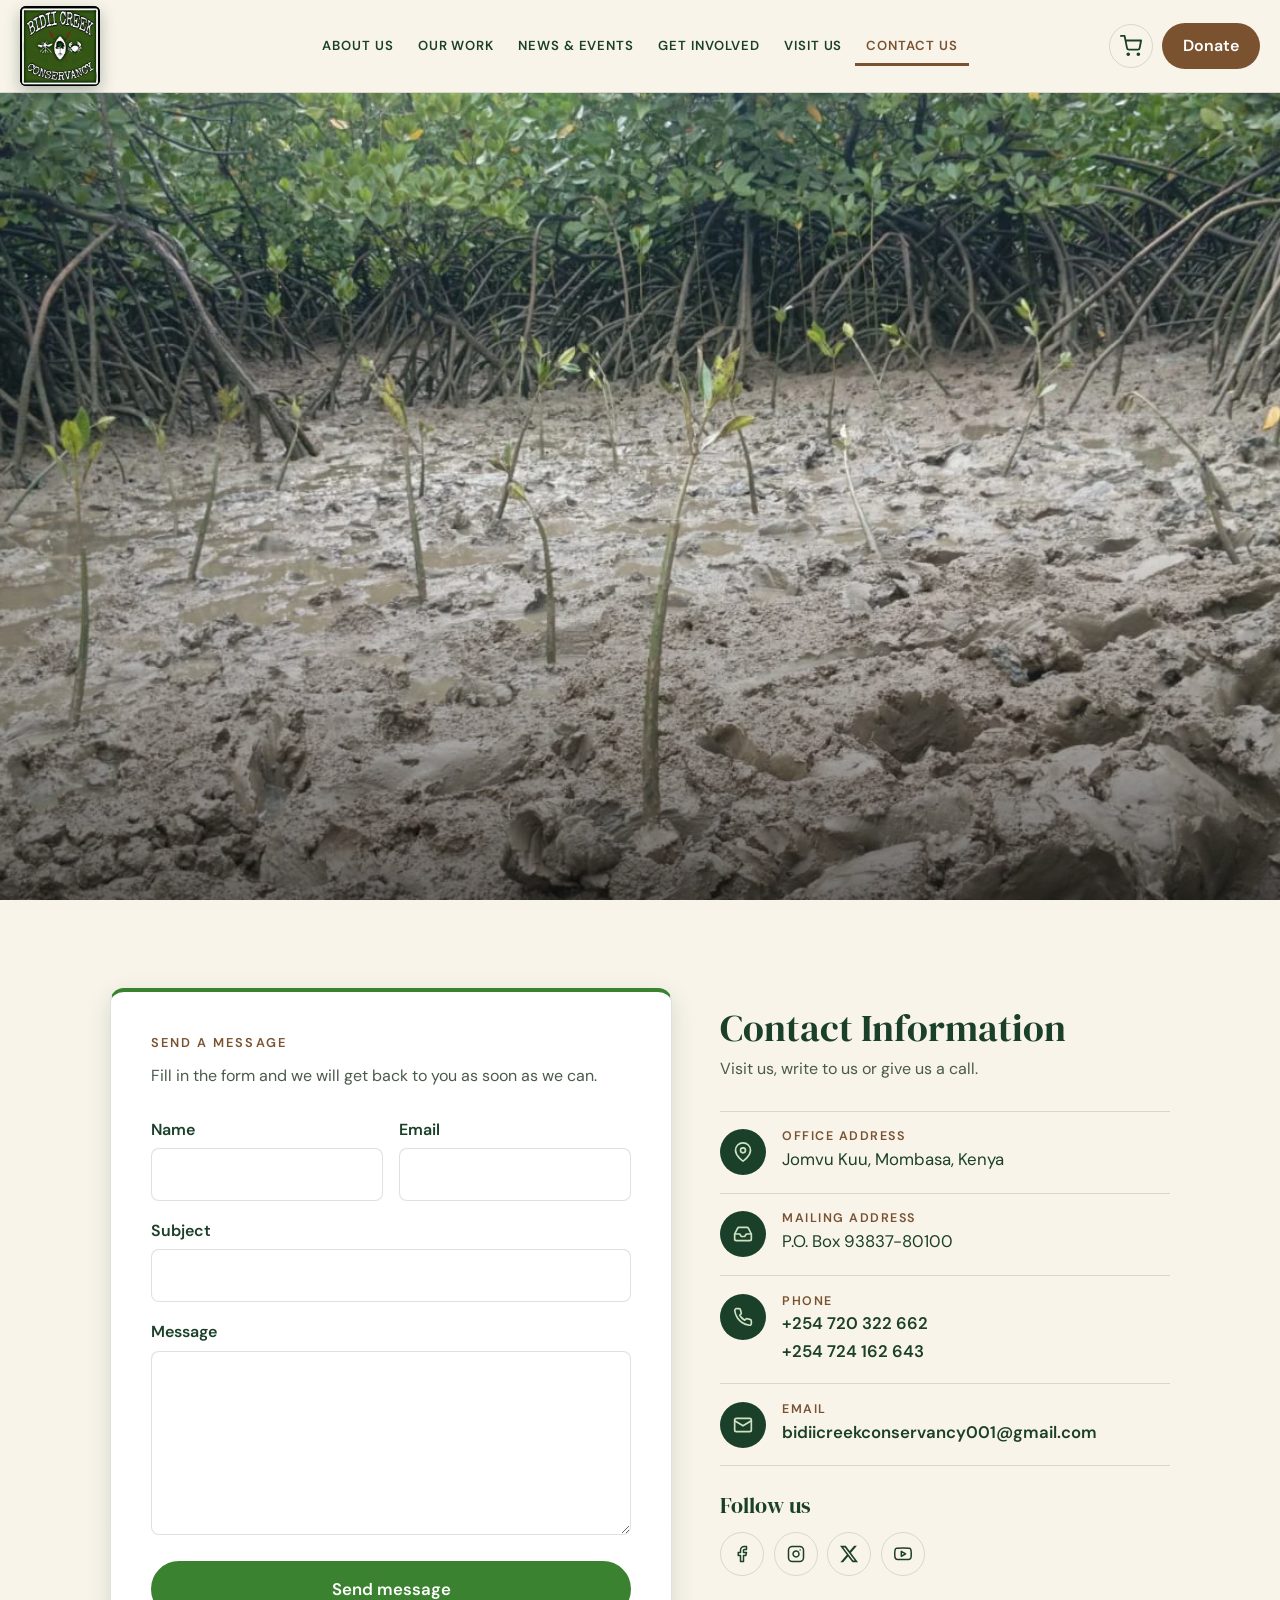
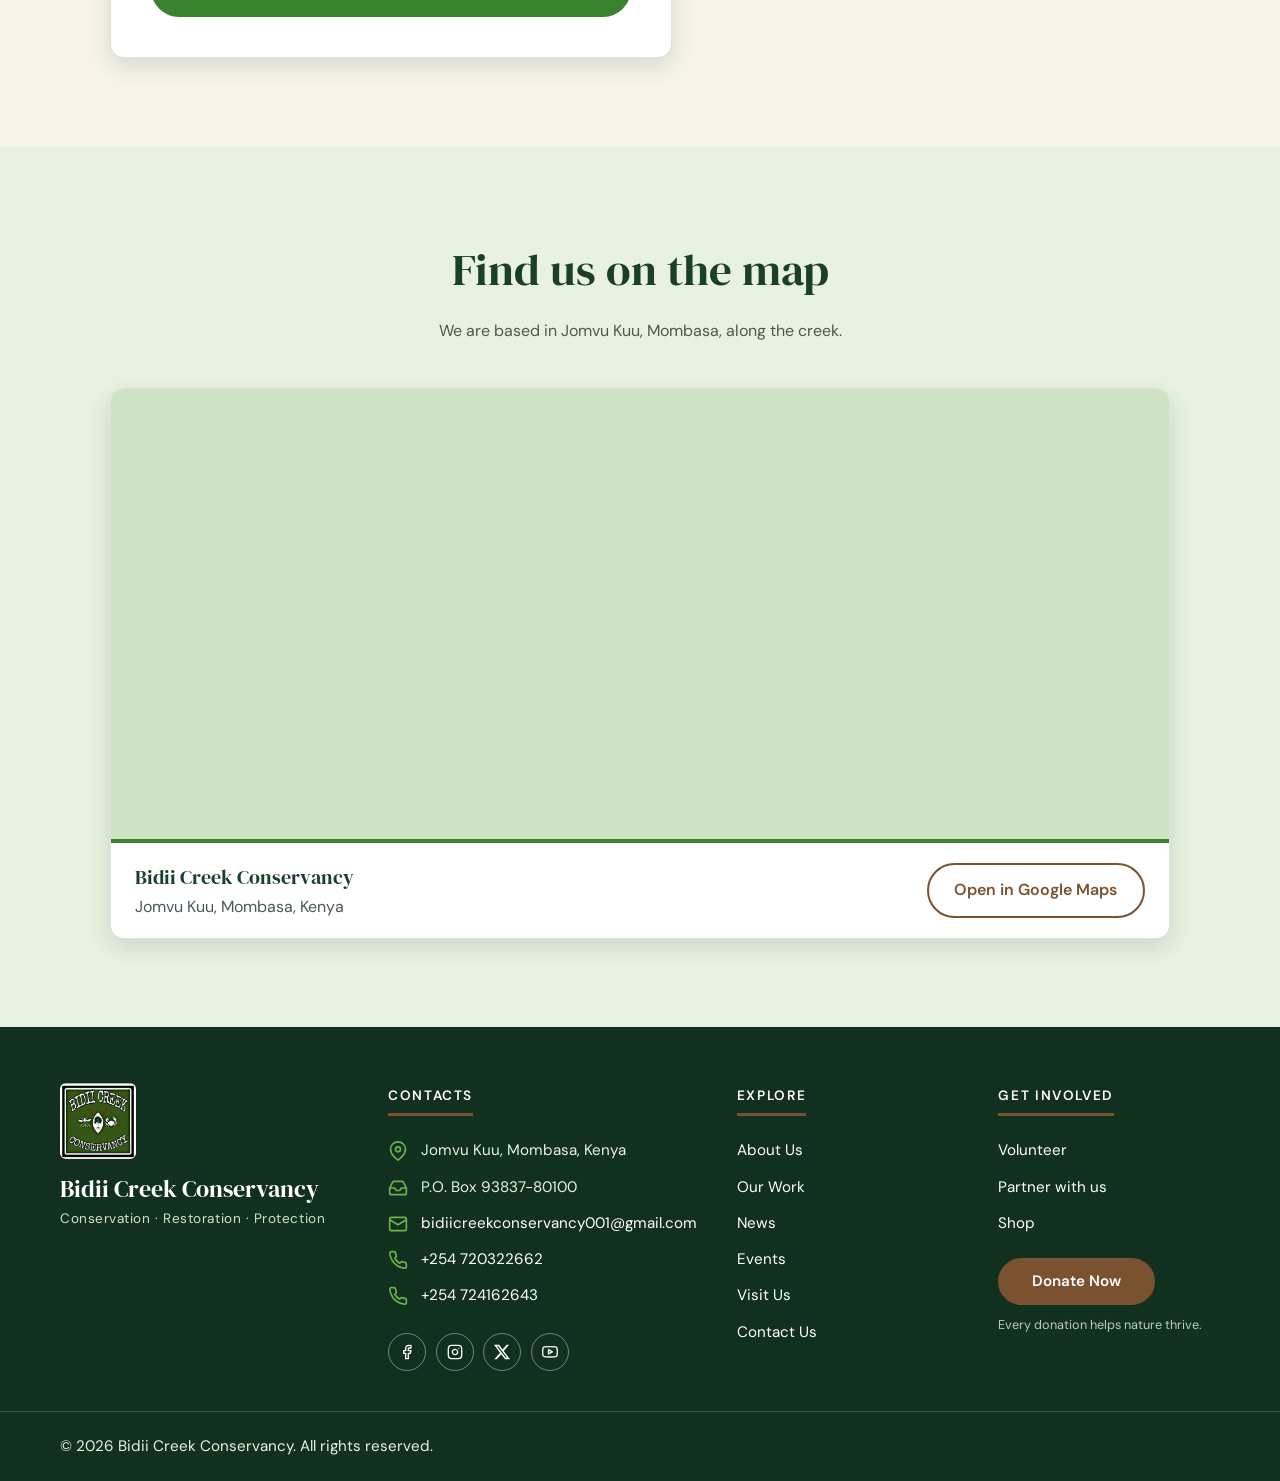
<file: Pages/contact.html>
<!DOCTYPE html>
<html lang="en">
<head>
<meta charset="UTF-8">
<meta name="viewport" content="width=device-width, initial-scale=1">
<link rel="icon" href="../Images/Logo.jpeg" type="image/jpeg">
<title>Contact Us | Bidii Creek Conservancy</title>
<meta name="description" content="Get in touch with Bidii Creek Conservancy in Jomvu Kuu, Mombasa: send a message, call, email or find us on the map.">
<link rel="preconnect" href="https://fonts.googleapis.com">
<link rel="preconnect" href="https://fonts.gstatic.com" crossorigin>
<link href="https://fonts.googleapis.com/css2?family=DM+Sans:ital,opsz,wght@0,9..40,400;0,9..40,500;0,9..40,600;0,9..40,700;1,9..40,400&family=DM+Serif+Display:ital@0;1&display=swap" rel="stylesheet">
<link rel="stylesheet" href="../Bidii style.css">
<link rel="stylesheet" href="../CSS/contact.css">
</head>
<body>

<header class="site"></header>

<main id="main">

  <section class="page-hero" style="background-image: url('../Images/Heros slideshows/contact.webp');" aria-label="Contact us hero image">
    
    
  </section>


  <section class="section" id="contact" aria-label="Contact us">
    <div class="container">
      <div class="contact-split">

        <div class="form-card" id="write">
          <p class="eyebrow">Send a message</p>
          <h2></h2>
          <p class="lead">Fill in the form and we will get back to you as soon as we can.</p>

          <form id="contactForm" novalidate>
            <div class="form-grid">
              <div class="field">
                <label for="cName">Name</label>
                <input id="cName" name="name" type="text" autocomplete="name" required>
              </div>
              <div class="field">
                <label for="cEmail">Email</label>
                <input id="cEmail" name="email" type="email" autocomplete="email" required>
              </div>
              <div class="field wide">
                <label for="cSubject">Subject</label>
                <input id="cSubject" name="subject" type="text" required>
              </div>
              <div class="field wide">
                <label for="cMessage">Message</label>
                <textarea id="cMessage" name="message" rows="6" required></textarea>
              </div>
            </div>


            <div class="hp" aria-hidden="true">
              <label>Leave this empty <input id="cWebsite" name="website" tabindex="-1" autocomplete="off"></label>
            </div>

            <button type="submit" class="btn green send-btn" id="cSend">Send message</button>
          </form>

          <div class="form-status" id="cStatus" role="status" aria-live="polite" tabindex="-1" hidden></div>
        </div>

        <aside class="contact-info" id="info" aria-labelledby="info-title">
          <p class="eyebrow"></p>
          <h2 id="info-title">Contact Information</h2>
          <p class="lead">Visit us, write to us or give us a call.</p>

          <ul class="info-list">
            <li class="info-item">
              <span class="info-icon"><svg viewBox="0 0 24 24" fill="none" stroke="currentColor" stroke-width="2" stroke-linecap="round" stroke-linejoin="round" aria-hidden="true"><path d="M21 10c0 7-9 13-9 13s-9-6-9-13a9 9 0 0 1 18 0z"/><circle cx="12" cy="10" r="3"/></svg></span>
              <div>
                <h3>Office address</h3>
                <p>Jomvu Kuu, Mombasa, Kenya</p>
              </div>
            </li>
            <li class="info-item">
              <span class="info-icon"><svg viewBox="0 0 24 24" fill="none" stroke="currentColor" stroke-width="2" stroke-linecap="round" stroke-linejoin="round" aria-hidden="true"><path d="M22 12h-6l-2 3h-4l-2-3H2"/><path d="M5.45 5.11 2 12v6a2 2 0 0 0 2 2h16a2 2 0 0 0 2-2v-6l-3.45-6.89A2 2 0 0 0 16.76 4H7.24a2 2 0 0 0-1.79 1.11z"/></svg></span>
              <div>
                <h3>Mailing address</h3>
                <p>P.O. Box 93837-80100</p>
              </div>
            </li>
            <li class="info-item">
              <span class="info-icon"><svg viewBox="0 0 24 24" fill="none" stroke="currentColor" stroke-width="2" stroke-linecap="round" stroke-linejoin="round" aria-hidden="true"><path d="M22 16.92v3a2 2 0 0 1-2.18 2 19.79 19.79 0 0 1-8.63-3.07 19.5 19.5 0 0 1-6-6 19.79 19.79 0 0 1-3.07-8.67A2 2 0 0 1 4.11 2h3a2 2 0 0 1 2 1.72 12.84 12.84 0 0 0 .7 2.81 2 2 0 0 1-.45 2.11L8.09 9.91a16 16 0 0 0 6 6l1.27-1.27a2 2 0 0 1 2.11-.45 12.84 12.84 0 0 0 2.81.7A2 2 0 0 1 22 16.92z"/></svg></span>
              <div>
                <h3>Phone</h3>
                <p><a href="tel:+254720322662">+254 720 322 662</a></p>
                   <p><a href="tel:+254724162643">+254 724 162 643</a></p>
              </div>
            </li>
            <li class="info-item">
              <span class="info-icon"><svg viewBox="0 0 24 24" fill="none" stroke="currentColor" stroke-width="2" stroke-linecap="round" stroke-linejoin="round" aria-hidden="true"><rect x="2" y="4" width="20" height="16" rx="2"/><path d="m22 7-10 6L2 7"/></svg></span>
              <div>
                <h3>Email</h3>
                <p><a href="mailto:bidiicreekconservancy001@gmail.com" id="contactEmail">bidiicreekconservancy001@gmail.com</a></p>
              </div>
            </li>
          </ul>

          <div class="socials">
            <h3>Follow us</h3>
            <div class="social-row">
              <a href="https://www.facebook.com/share/1G1g6UHspr/" target="_blank" rel="noopener" aria-label="Facebook">
                <svg viewBox="0 0 24 24" fill="none" stroke="currentColor" stroke-width="2" stroke-linecap="round" stroke-linejoin="round" aria-hidden="true"><path d="M18 2h-3a5 5 0 0 0-5 5v3H7v4h3v8h4v-8h3l1-4h-4V7a1 1 0 0 1 1-1h3z"/></svg>
              </a>
              <a href="https://www.instagram.com/bidii_creek_conservancy" target="_blank" rel="noopener" aria-label="Instagram">
                <svg viewBox="0 0 24 24" fill="none" stroke="currentColor" stroke-width="2" stroke-linecap="round" stroke-linejoin="round" aria-hidden="true"><rect x="2" y="2" width="20" height="20" rx="5"/><path d="M16 11.37A4 4 0 1 1 12.63 8 4 4 0 0 1 16 11.37z"/><path d="M17.5 6.5h.01"/></svg>
              </a>
              <a href="https://x.com/BidiiCreek" target="_blank" rel="noopener" aria-label="X">
                <svg viewBox="0 0 24 24" aria-hidden="true"><path fill="currentColor" d="M18.901 1.153h3.68l-8.04 9.19L24 22.846h-7.406l-5.8-7.584-6.638 7.584H.474l8.6-9.83L0 1.154h7.594l5.243 6.932ZM17.61 20.644h2.039L6.486 3.24H4.298Z"/></svg>
              </a>
              <a href="https://youtube.com/@bidiicreek" target="_blank" rel="noopener" aria-label="YouTube">
                <svg viewBox="0 0 24 24" fill="none" stroke="currentColor" stroke-width="2" stroke-linecap="round" stroke-linejoin="round" aria-hidden="true"><path d="M22.54 6.42a2.78 2.78 0 0 0-1.94-2C18.88 4 12 4 12 4s-6.88 0-8.6.46a2.78 2.78 0 0 0-1.94 2A29 29 0 0 0 1 11.75a29 29 0 0 0 .46 5.33A2.78 2.78 0 0 0 3.4 19c1.72.46 8.6.46 8.6.46s6.88 0 8.6-.46a2.78 2.78 0 0 0 1.94-2 29 29 0 0 0 .46-5.25 29 29 0 0 0-.46-5.33z"/><path d="m9.75 15.02 5.75-3.27-5.75-3.27z"/></svg>
              </a>
            </div>
          </div>
        </aside>

      </div>
    </div>
  </section>


  <section class="section alt" id="location" aria-labelledby="map-title">
    <div class="container">

      <div class="section-head">
        <p class="eyebrow"></p>
        <h2 id="map-title">Find us on the map</h2>
        <p>We are based in Jomvu Kuu, Mombasa, along the creek.</p>
      </div>

      <div class="map-card">
        <iframe
          class="map-frame"
          title="Map showing Bidii Creek Conservancy in Jomvu Kuu, Mombasa"
          src="https://maps.app.goo.gl/55TT4dDpk4FAr58h6"
          loading="lazy"
          referrerpolicy="no-referrer-when-downgrade"
          allowfullscreen></iframe>
        <div class="map-bar">
          <p><strong>Bidii Creek Conservancy</strong><br>Jomvu Kuu, Mombasa, Kenya</p>
          <a class="btn outline" href="https://maps.app.goo.gl/55TT4dDpk4FAr58h6" target="_blank" rel="noopener">Open in Google Maps</a>
        </div>
      </div>

    </div>
  </section>

</main>


<script src="../Bidii script.js"></script>
<script>
/* ==========================================================
   CONTACT PAGE SCRIPT
   Checks the message form, then sends it.
   ========================================================== */
(function () {
  "use strict";

  /* The address messages go to (keep it the same as the email above) */
  var EMAIL = "bidiicreek001@gmail.com";

  /* Optional: paste a form-service address here (for example a Formspree
     endpoint like "https://formspree.io/f/xxxxxxx") so messages arrive in your
     inbox directly. While it is empty, the form opens the visitor's email app. */
  var FORM_ENDPOINT = "";

  function $(id) { return document.getElementById(id); }

  var form = $("contactForm");
  var statusBox = $("cStatus");
  var sendBtn = $("cSend");

  /* ---------- Messages ---------- */
  function showStatus(message, isError) {
    statusBox.textContent = message;
    statusBox.classList.toggle("error", !!isError);
    statusBox.hidden = false;
    statusBox.focus({ preventScroll: true });
  }

  /* Error message under a field (same style as the shop and donate pages) */
  function setError(input, message) {
    var field = input.closest(".field");
    var old = field.querySelector(".msg");
    if (old) old.remove();
    field.classList.toggle("error", !!message);
    input.setAttribute("aria-invalid", message ? "true" : "false");
    if (message) {
      var msg = document.createElement("div");
      msg.className = "msg";
      msg.id = input.id + "-error";
      msg.textContent = message;
      field.appendChild(msg);
      input.setAttribute("aria-describedby", msg.id);
    } else {
      input.removeAttribute("aria-describedby");
    }
  }

  /* Clear a field's error as soon as it is fixed */
  form.addEventListener("input", function (e) {
    var field = e.target.closest(".field");
    if (field && field.classList.contains("error")) setError(e.target, "");
  });

  /* ---------- Send ---------- */
  form.addEventListener("submit", function (e) {
    e.preventDefault();
    statusBox.hidden = true;

    var f = form.elements;
    var data = {
      name: f["name"].value.trim(),
      email: f["email"].value.trim(),
      subject: f["subject"].value.trim(),
      message: f["message"].value.trim()
    };

    var ok = true;
    function check(input, isBad, message) {
      setError(input, isBad ? message : "");
      if (isBad) ok = false;
    }
    check(f["name"], data.name.length < 2, "Please enter your name.");
    check(f["email"], !/^[^\s@]+@[^\s@]+\.[^\s@]+$/.test(data.email), "Please enter a valid email address.");
    check(f["subject"], !data.subject, "Please add a subject.");
    check(f["message"], data.message.length < 10, "Please write a message (at least 10 characters).");
    if (!ok) { form.querySelector("[aria-invalid='true']").focus(); return; }

    // Spam trap: bots fill the hidden field. Pretend it worked and drop it.
    if (f["website"].value) { showStatus("Thank you! Your message has been sent."); form.reset(); return; }

    // No form service yet: open the visitor's email app with the message ready
    if (!FORM_ENDPOINT) {
      window.location.href = "mailto:" + EMAIL +
        "?subject=" + encodeURIComponent(data.subject) +
        "&body=" + encodeURIComponent(data.message + "\n\n- " + data.name + " (" + data.email + ")");
      showStatus("Your email app should now open with your message ready to send. If nothing happens, please email us directly at " + EMAIL + ".");
      return;
    }

    // Form service connected: send the message straight to the inbox
    sendBtn.disabled = true;
    sendBtn.textContent = "Sending…";
    fetch(FORM_ENDPOINT, {
      method: "POST",
      headers: { "Accept": "application/json", "Content-Type": "application/json" },
      body: JSON.stringify(data)
    }).then(function (r) {
      if (!r.ok) throw new Error("bad response");
      showStatus("Thank you, " + data.name.split(" ")[0] + "! Your message has been sent and we will reply soon.");
      form.reset();
    }).catch(function () {
      showStatus("Sorry, we could not send your message. Please try again, or email us at " + EMAIL + ".", true);
    }).then(function () {
      sendBtn.disabled = false;
      sendBtn.textContent = "Send message";
    });
  });
})();
</script>
</body>
</html>
</file>
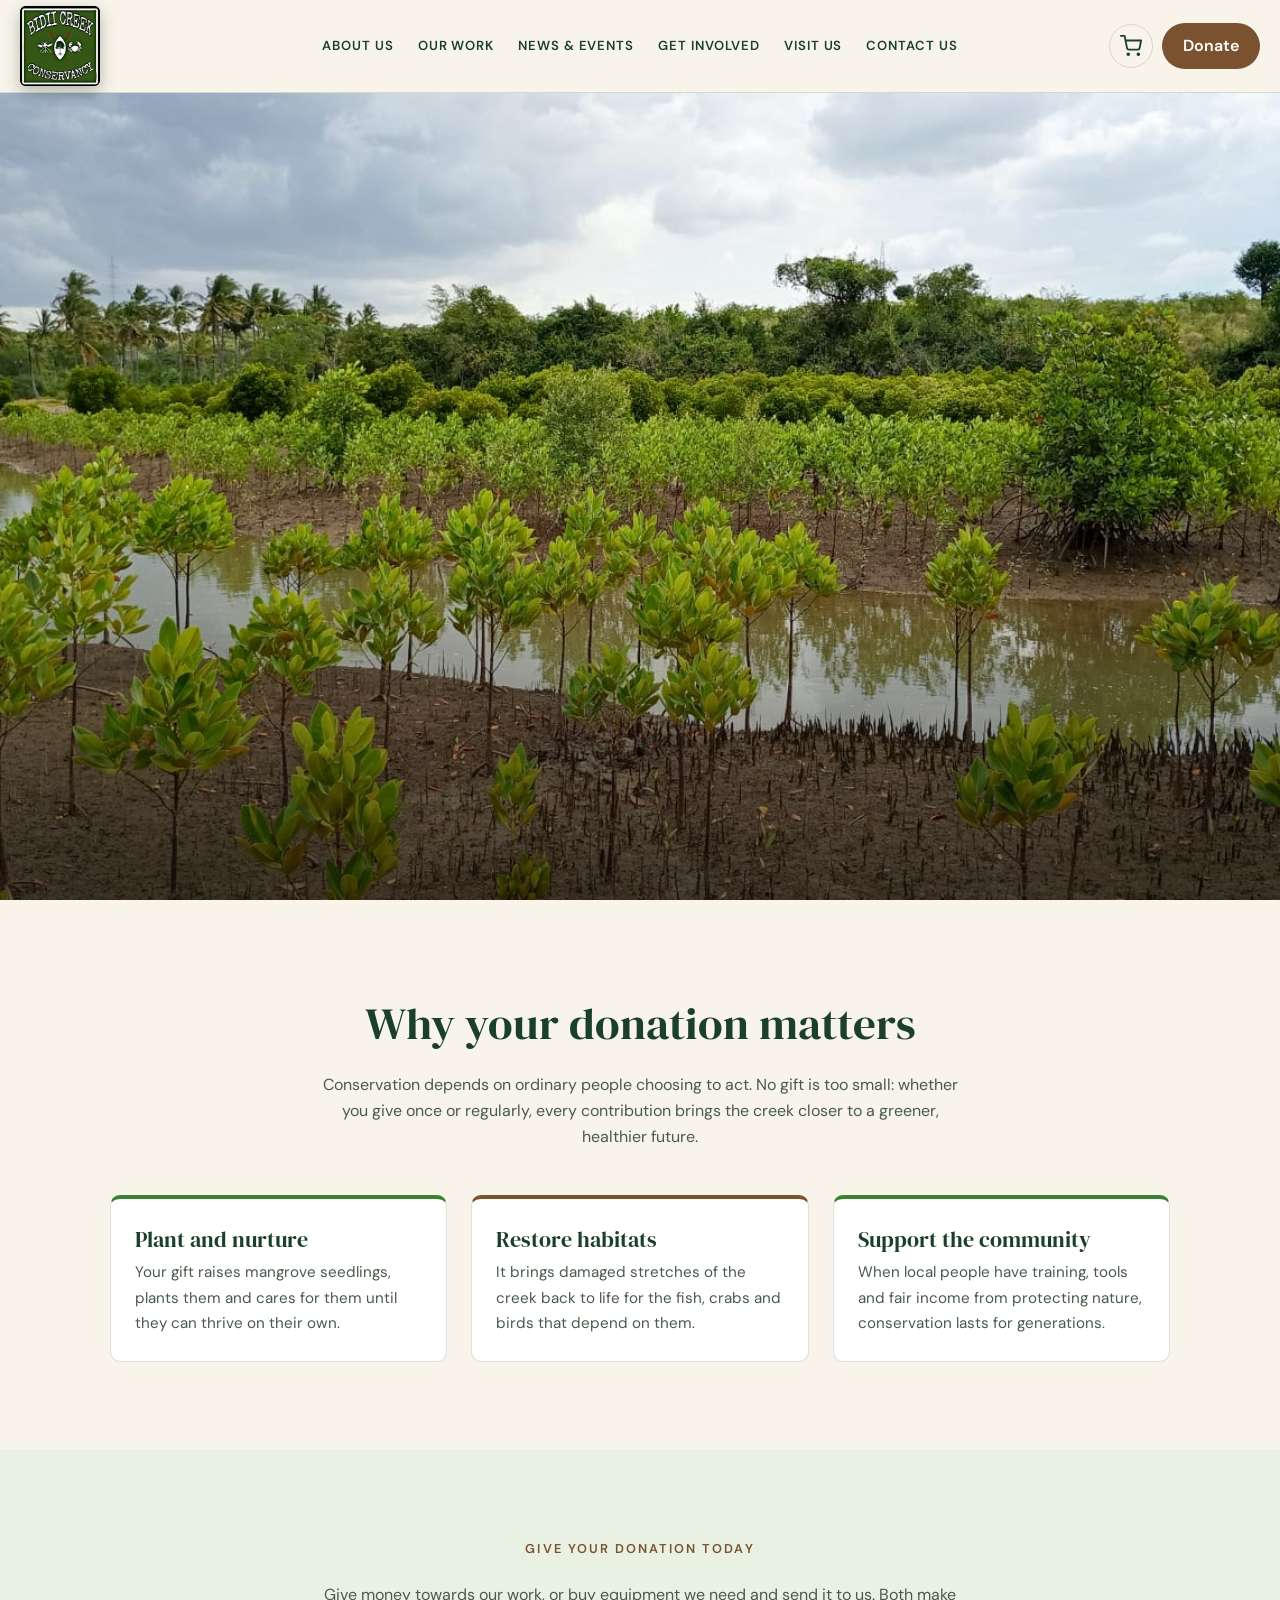
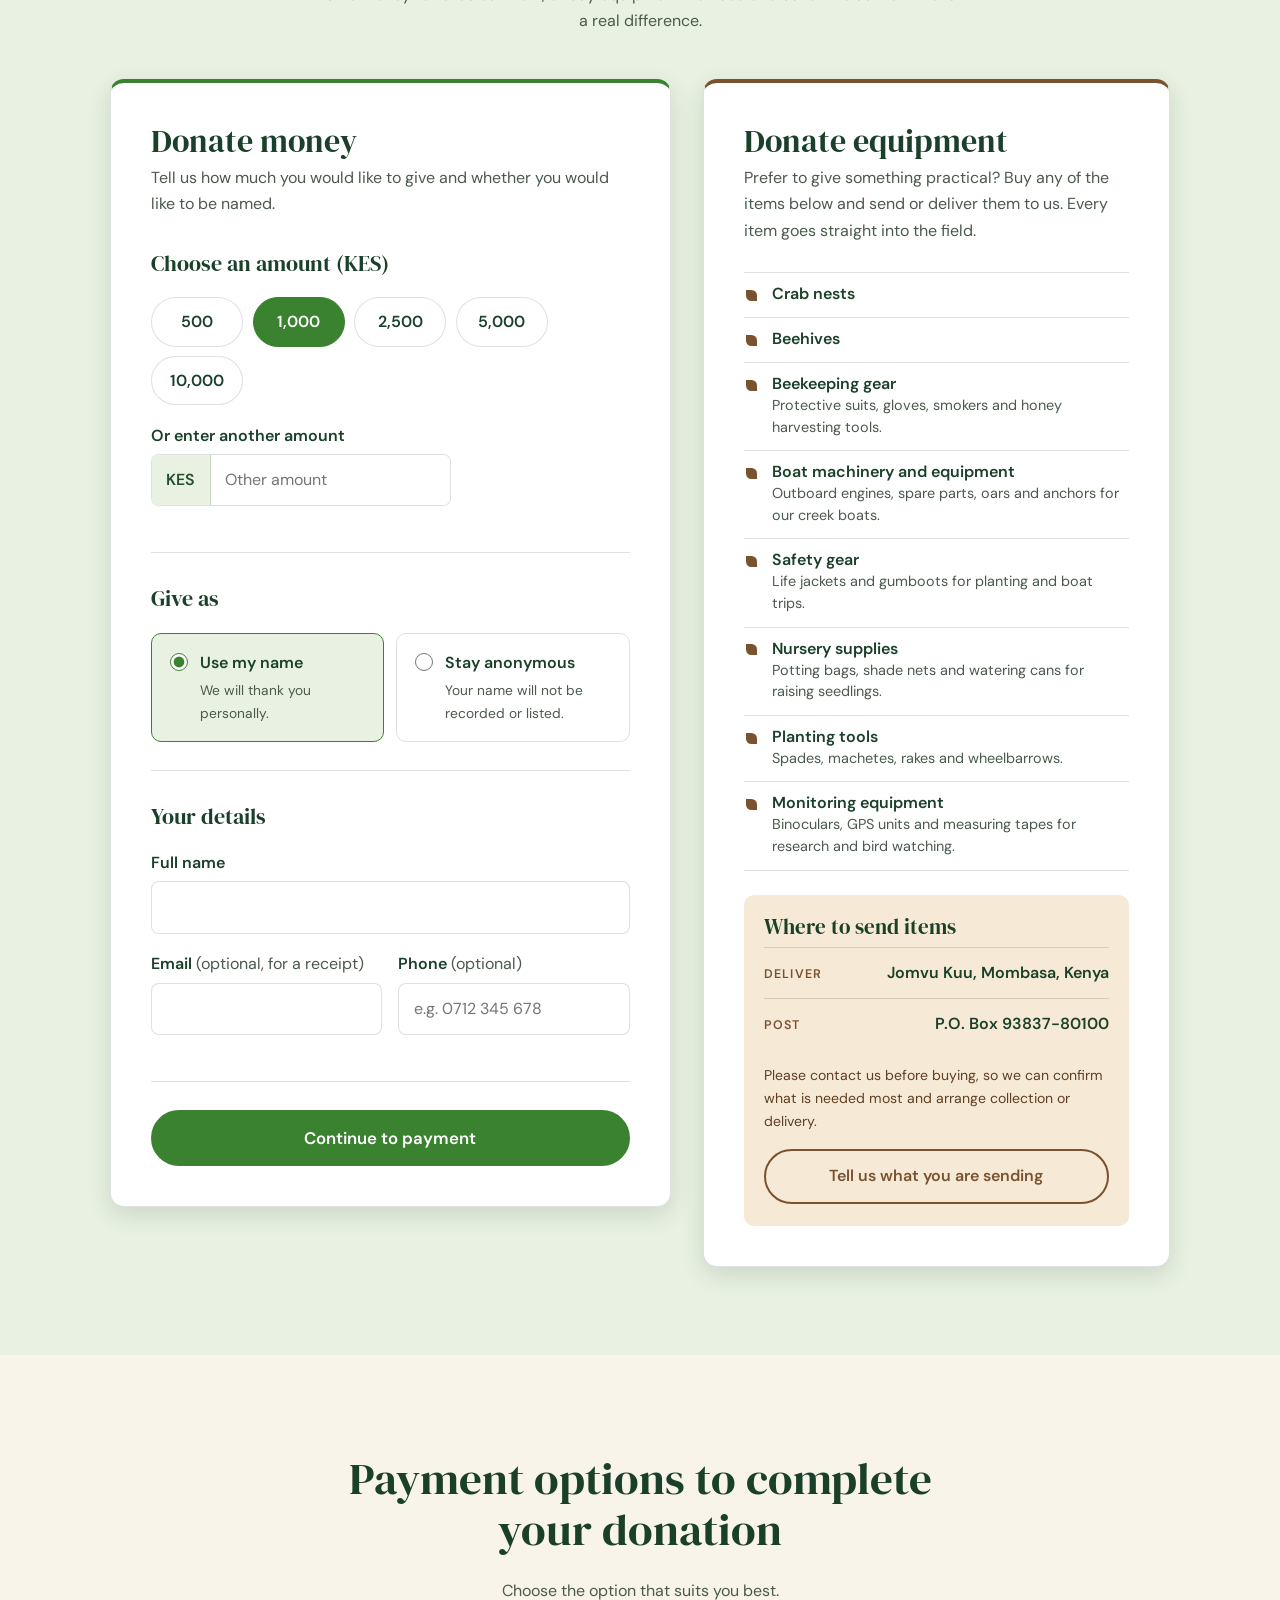
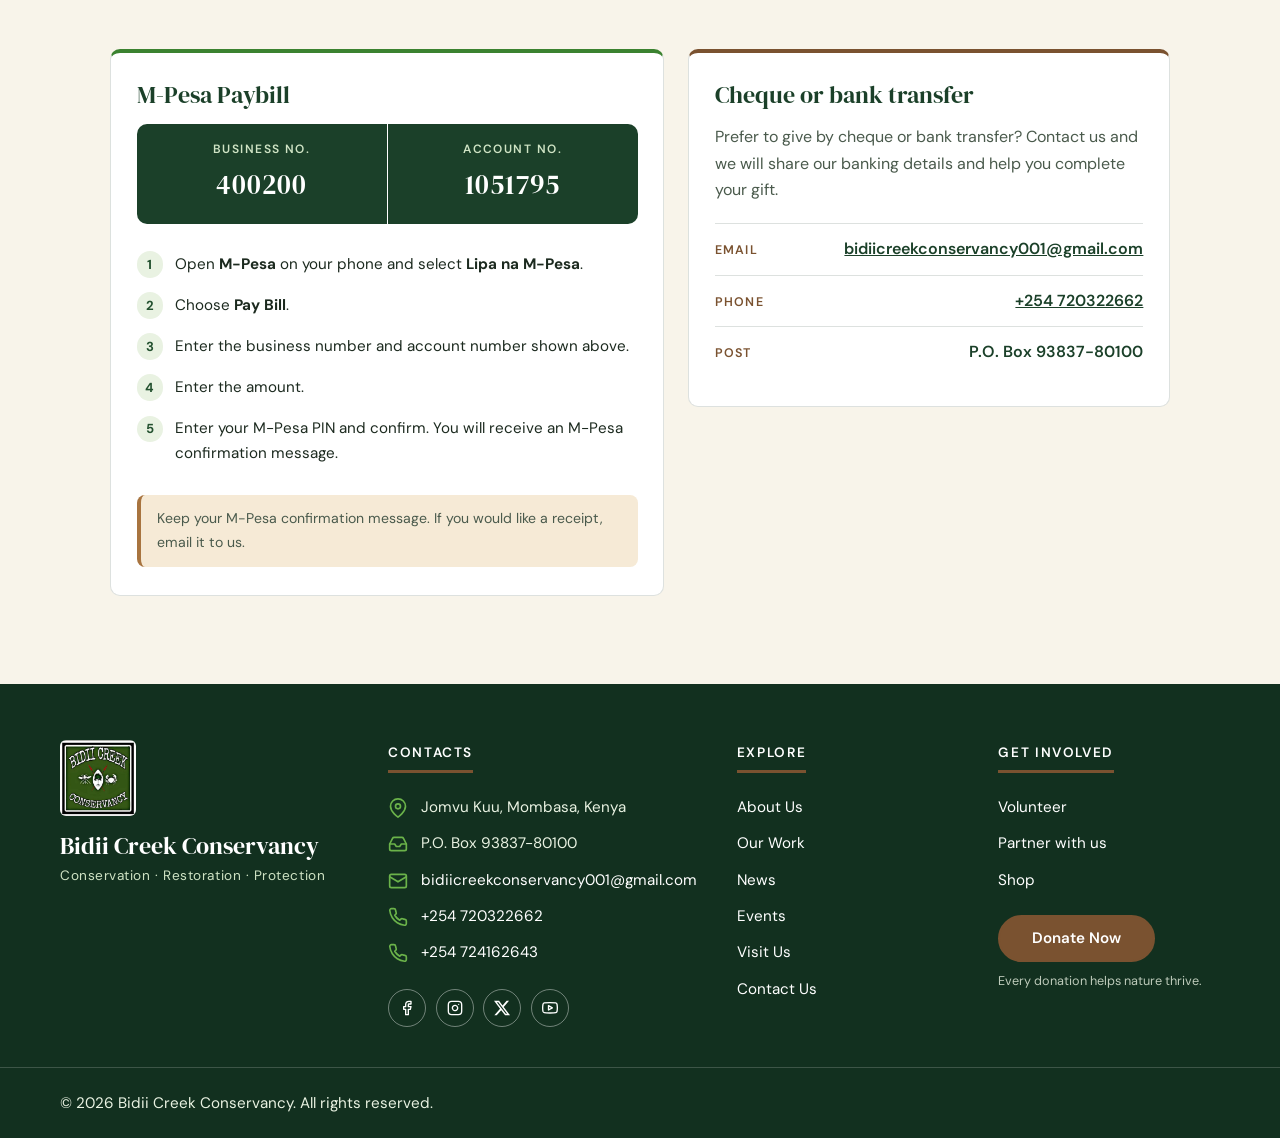
<file: Pages/donate.html>
<!DOCTYPE html>
<html lang="en">
<head>
<meta charset="UTF-8">
<meta name="viewport" content="width=device-width, initial-scale=1">
<link rel="icon" href="../Images/Logo.jpeg" type="image/jpeg">
<title>Donate | Bidii Creek Conservancy</title>
<meta name="description" content="Donate to Bidii Creek Conservancy and help plant, restore and protect the mangroves of the creek.">
<link rel="preconnect" href="https://fonts.googleapis.com">
<link rel="preconnect" href="https://fonts.gstatic.com" crossorigin>
<link href="https://fonts.googleapis.com/css2?family=DM+Sans:ital,opsz,wght@0,9..40,400;0,9..40,500;0,9..40,600;0,9..40,700;1,9..40,400&family=DM+Serif+Display:ital@0;1&display=swap" rel="stylesheet">
<link rel="stylesheet" href="../Bidii style.css">
<link rel="stylesheet" href="../CSS/donate.css">
</head>
<body>


<header class="site"></header>

<main id="main">

  <section class="page-hero" style="background-image: url('../Images/Heros slideshows/donate.jpeg');" aria-label="Volunteers planting mangrove seedlings on the mudflat">
 </section>


  <section class="section" aria-labelledby="why-title">
    <div class="container">

      <div class="section-head">
        <p class="eyebrow"></p>
        <h2 id="why-title">Why your donation matters</h2>
        <p>Conservation depends on ordinary people choosing to act. No gift is too small: whether you give once or regularly, every contribution brings the creek closer to a greener, healthier future.</p>
      </div>

      <ul class="why-grid">
        <li class="why-card">
          <h3>Plant and nurture</h3>
          <p>Your gift raises mangrove seedlings, plants them and cares for them until they can thrive on their own.</p>
        </li>
        <li class="why-card">
          <h3>Restore habitats</h3>
          <p>It brings damaged stretches of the creek back to life for the fish, crabs and birds that depend on them.</p>
        </li>
        <li class="why-card">
          <h3>Support the community</h3>
          <p>When local people have training, tools and fair income from protecting nature, conservation lasts for generations.</p>
        </li>
      </ul>

    </div>
  </section>


  <section class="section alt" id="give" aria-labelledby="give-title">
    <div class="container">

      <div class="section-head">
        <p class="eyebrow">Give Your donation today</p>
        <h2 id="give-title"></h2>
        <p>Give money towards our work, or buy equipment we need and send it to us. Both make a real difference.</p>
      </div>

      <div class="give-layout">

     
      <div class="give-card" aria-labelledby="money-title">
        <h3 class="give-card-title" id="money-title">Donate money</h3>
        <p class="give-card-lead">Tell us how much you would like to give and whether you would like to be named.</p>
        <form id="giveForm" novalidate>

          <fieldset class="give-step">
            <legend>Choose an amount (KES)</legend>
            <div class="chips" id="amountChips">
              <label class="chip"><input type="radio" name="amount" value="500"><span>500</span></label>
              <label class="chip"><input type="radio" name="amount" value="1000" checked><span>1,000</span></label>
              <label class="chip"><input type="radio" name="amount" value="2500"><span>2,500</span></label>
              <label class="chip"><input type="radio" name="amount" value="5000"><span>5,000</span></label>
              <label class="chip"><input type="radio" name="amount" value="10000"><span>10,000</span></label>
            </div>
            <div class="field amount-other" id="amountField">
              <label for="amountOther">Or enter another amount</label>
              <div class="prefix">
                <span>KES</span>
                <input id="amountOther" type="number" min="10" step="1" inputmode="numeric" placeholder="Other amount">
              </div>
            </div>
          </fieldset>

       
          <fieldset class="give-step">
            <legend>Give as</legend>
            <div class="choice-grid">
              <label class="choice">
                <input type="radio" name="mode" value="named" checked>
                <span>Use my name<small>We will thank you personally.</small></span>
              </label>
              <label class="choice">
                <input type="radio" name="mode" value="anon">
                <span>Stay anonymous<small>Your name will not be recorded or listed.</small></span>
              </label>
            </div>
          </fieldset>

        
          <fieldset class="give-step">
            <legend>Your details</legend>
            <div class="donor-fields">
              <div class="field wide" id="nameField">
                <label for="donorName">Full name</label>
                <input id="donorName" type="text" autocomplete="name" required>
              </div>
              <div class="field">
                <label for="donorEmail">Email <span class="optional">(optional, for a receipt)</span></label>
                <input id="donorEmail" type="email" autocomplete="email">
              </div>
              <div class="field" id="phoneField">
                <label for="donorPhone">Phone <span class="optional">(optional)</span></label>
                <input id="donorPhone" type="tel" autocomplete="tel" placeholder="e.g. 0712 345 678">
              </div>
            </div>
          </fieldset>

          <button type="submit" class="btn green give-submit">Continue to payment</button>
        </form>

     
        <div class="pledge-result" id="pledge" hidden tabindex="-1" aria-live="polite">
          <h3 id="pledgeTitle"></h3>
          <p id="pledgeText"></p>
          <div class="pledge-actions">
            <a class="btn green" href="#pay">How to pay</a>
            <a class="btn outline" id="pledgeMail" href="#">Email my details to us</a>
          </div>
        </div>
      </div>

      
      <aside class="inkind-card" id="equipment" aria-labelledby="equipment-title">
        <h3 class="give-card-title" id="equipment-title">Donate equipment</h3>
        <p class="give-card-lead">Prefer to give something practical? Buy any of the items below and send or deliver them to us. Every item goes straight into the field.</p>

        <ul class="item-list">
          <li>
            <h4>Crab nests</h4>
          </li>
          <li>
            <h4>Beehives</h4>
          </li>
          <li>
            <h4>Beekeeping gear</h4>
            <p>Protective suits, gloves, smokers and honey harvesting tools.</p>
          </li>
          <li>
            <h4>Boat machinery and equipment</h4>
            <p>Outboard engines, spare parts, oars and anchors for our creek boats.</p>
          </li>
          <li>
            <h4>Safety gear</h4>
            <p>Life jackets and gumboots for planting and boat trips.</p>
          </li>
          <li>
            <h4>Nursery supplies</h4>
            <p>Potting bags, shade nets and watering cans for raising seedlings.</p>
          </li>
          <li>
            <h4>Planting tools</h4>
            <p>Spades, machetes, rakes and wheelbarrows.</p>
          </li>
          <li>
            <h4>Monitoring equipment</h4>
            <p>Binoculars, GPS units and measuring tapes for research and bird watching.</p>
          </li>
        </ul>

        <div class="send-to">
          <h4>Where to send items</h4>
          <ul class="contact-lines">
            <li><span>Deliver</span><strong id="inkindOffice"></strong></li>
            <li><span>Post</span><strong id="inkindPost"></strong></li>
          </ul>
          <p class="send-note">Please contact us before buying, so we can confirm what is needed most and arrange collection or delivery.</p>
          <a class="btn outline inkind-btn" id="inkindMail" href="#">Tell us what you are sending</a>
        </div>
      </aside>

      </div>

    </div>
  </section>


  
  <section class="section" id="pay" aria-labelledby="pay-title">
    <div class="container">

      <div class="section-head">
        <p class="eyebrow"></p>
        <h2 id="pay-title">Payment options to complete your donation</h2>
        <p>Choose the option that suits you best.</p>
      </div>

      <div class="pay-grid">

       
        <article class="pay-card pay-mpesa">
          <h3>M-Pesa Paybill</h3>
          <div class="paybill-box">
            <div><small>Business no.</small><strong id="paybill"></strong></div>
            <div><small>Account no.</small><strong id="account"></strong></div>
          </div>
          <ol class="pay-steps">
            <li>Open <strong>M-Pesa</strong> on your phone and select <strong>Lipa na M-Pesa</strong>.</li>
            <li>Choose <strong>Pay Bill</strong>.</li>
            <li>Enter the business number and account number shown above.</li>
            <li>Enter the amount<span id="payAmountHint"></span>.</li>
            <li>Enter your M-Pesa PIN and confirm. You will receive an M-Pesa confirmation message.</li>
          </ol>
          <p class="pay-note">Keep your M-Pesa confirmation message. If you would like a receipt, email it to us.</p>
        </article>

      
        <article class="pay-card pay-bank">
          <h3>Cheque or bank transfer</h3>
          <p>Prefer to give by cheque or bank transfer? Contact us and we will share our banking details and help you complete your gift.</p>
          <ul class="contact-lines">
            <li><span>Email</span><a id="contactEmail" href="#"></a></li>
            <li><span>Phone</span><a id="contactPhone" href="#"></a></li>
            <li><span>Post</span><strong id="contactPost"></strong></li>
          </ul>
        </article>

      </div>
    </div>
  </section>

</main>



<script src="../Bidii script.js"></script>
<script>
/* ==========================================================
   DONATE PAGE SCRIPT
   1. Fills in the payment details below
   2. Amount buttons and "other amount" box
   3. Named / anonymous switch
   4. Checks the form, then shows a summary and how to pay
   ========================================================== */
(function () {
  "use strict";

  /* ===== EDIT THESE DETAILS ===== */
  var DONATE = {
    paybill: "400200",                
    account: "1051795",               
    email:   "bidiicreekconservancy001@gmail.com",
    phone:   "+254 720322662",
    post:    "P.O. Box 93837-80100",
    office:  "Jomvu Kuu, Mombasa, Kenya"   // where equipment can be delivered
  };

  var reduceMotion = window.matchMedia("(prefers-reduced-motion: reduce)").matches;
  function $(id) { return document.getElementById(id); }
  function money(n) { return "KES " + n.toLocaleString("en-US"); }


  /* ---------- 1. Payment details ---------- */
  $("paybill").textContent = DONATE.paybill;
  $("account").textContent = DONATE.account;
  $("contactEmail").textContent = DONATE.email;
  $("contactEmail").href = "mailto:" + DONATE.email;
  $("contactPhone").textContent = DONATE.phone;
  $("contactPhone").href = "tel:" + DONATE.phone.replace(/\s/g, "");
  $("contactPost").textContent = DONATE.post;

  // equipment donations
  $("inkindOffice").textContent = DONATE.office;
  $("inkindPost").textContent = DONATE.post;
  $("inkindMail").href = "mailto:" + DONATE.email +
    "?subject=" + encodeURIComponent("Equipment donation") +
    "&body=" + encodeURIComponent(
      "Hello Bidii Creek Conservancy,\n\n" +
      "I would like to donate the following equipment:\n\n" +
      "Item(s):\nQuantity:\nHow I will send it (deliver / post / courier):\n\n" +
      "My name:\nMy phone:\n\nThank you.");


  /* ---------- Error messages under a field (same style as the shop) ---------- */
  function setError(input, message) {
    var field = input.closest(".field");
    var old = field.querySelector(".msg");
    if (old) old.remove();
    field.classList.toggle("error", !!message);
    input.setAttribute("aria-invalid", message ? "true" : "false");
    if (message) {
      var msg = document.createElement("div");
      msg.className = "msg";
      msg.id = input.id + "-error";
      msg.textContent = message;
      field.appendChild(msg);
      input.setAttribute("aria-describedby", msg.id);
    } else {
      input.removeAttribute("aria-describedby");
    }
  }


  /* ---------- 2. Amount ---------- */
  var form = $("giveForm");
  var chips = form.querySelectorAll('input[name="amount"]');
  var other = $("amountOther");

  // typing an amount clears the buttons; choosing a button clears the box
  other.addEventListener("input", function () {
    if (other.value) chips.forEach(function (c) { c.checked = false; });
    setError(other, "");
  });
  chips.forEach(function (c) {
    c.addEventListener("change", function () { other.value = ""; setError(other, ""); });
  });

  function chosenAmount() {
    if (other.value) return parseInt(other.value, 10);
    var c = form.querySelector('input[name="amount"]:checked');
    return c ? parseInt(c.value, 10) : 0;
  }


  /* ---------- 3. Named / anonymous ---------- */
  var nameField = $("nameField"), phoneField = $("phoneField"), nameInput = $("donorName");

  function applyMode() {
    var anon = form.elements["mode"].value === "anon";
    nameField.hidden = anon;
    phoneField.hidden = anon;
    nameInput.required = !anon;
    if (anon) {
      nameInput.value = ""; $("donorPhone").value = "";
      setError(nameInput, ""); setError($("donorPhone"), "");
    }
  }
  form.querySelectorAll('input[name="mode"]').forEach(function (r) { r.addEventListener("change", applyMode); });
  applyMode();

  // clear a field's error as soon as it is fixed
  form.addEventListener("input", function (e) {
    var field = e.target.closest(".field");
    if (field && field.classList.contains("error")) setError(e.target, "");
  });


  /* ---------- 4. Submit ---------- */
  form.addEventListener("submit", function (e) {
    e.preventDefault();

    var amount = chosenAmount();
    var anon = form.elements["mode"].value === "anon";
    var name = nameInput.value.trim();
    var email = $("donorEmail").value.trim();
    var phone = $("donorPhone").value.replace(/[\s-]/g, "");
    var ok = true;

    if (!amount || amount < 10) { setError(other, "Please choose an amount, or enter at least KES 10."); ok = false; }
    else setError(other, "");

    if (!anon && name.length < 2) { setError(nameInput, "Please enter your full name."); ok = false; }
    else setError(nameInput, "");

    if (email && !/^[^\s@]+@[^\s@]+\.[^\s@]+$/.test(email)) { setError($("donorEmail"), "Enter a valid email address."); ok = false; }
    else setError($("donorEmail"), "");

    if (!anon && phone && !/^(?:\+?254|0)[17]\d{8}$/.test(phone)) { setError($("donorPhone"), "Enter a valid phone number, e.g. 0712 345 678."); ok = false; }
    else setError($("donorPhone"), "");

    if (!ok) { form.querySelector("[aria-invalid='true']").focus(); return; }

    // summary
    $("pledgeTitle").textContent = anon ? "Thank you for your generosity!" : "Thank you, " + name.split(" ")[0] + "!";
    $("pledgeText").textContent = "You have chosen to give " + money(amount) + (anon ? " anonymously" : "") +
      ". Complete your gift using one of the payment options below. Nothing has been charged yet.";
    $("payAmountHint").textContent = " (" + money(amount) + ")";

    // pre-written email with the donor's details
    var lines = [
      "Hello Bidii Creek Conservancy,", "",
      "I would like to make a donation.",
      "Amount: " + money(amount),
      "Giving as: " + (anon ? "Anonymous" : name)
    ];
    if (email) lines.push("Email: " + email);
    if (!anon && phone) lines.push("Phone: " + phone);
    lines.push("", "Thank you.");
    $("pledgeMail").href = "mailto:" + DONATE.email +
      "?subject=" + encodeURIComponent("Donation of " + money(amount)) +
      "&body=" + encodeURIComponent(lines.join("\n"));

    var box = $("pledge");
    box.hidden = false;
    box.scrollIntoView({ behavior: reduceMotion ? "auto" : "smooth", block: "center" });
    box.focus({ preventScroll: true });
  });
})();
</script>
</body>
</html>
</file>
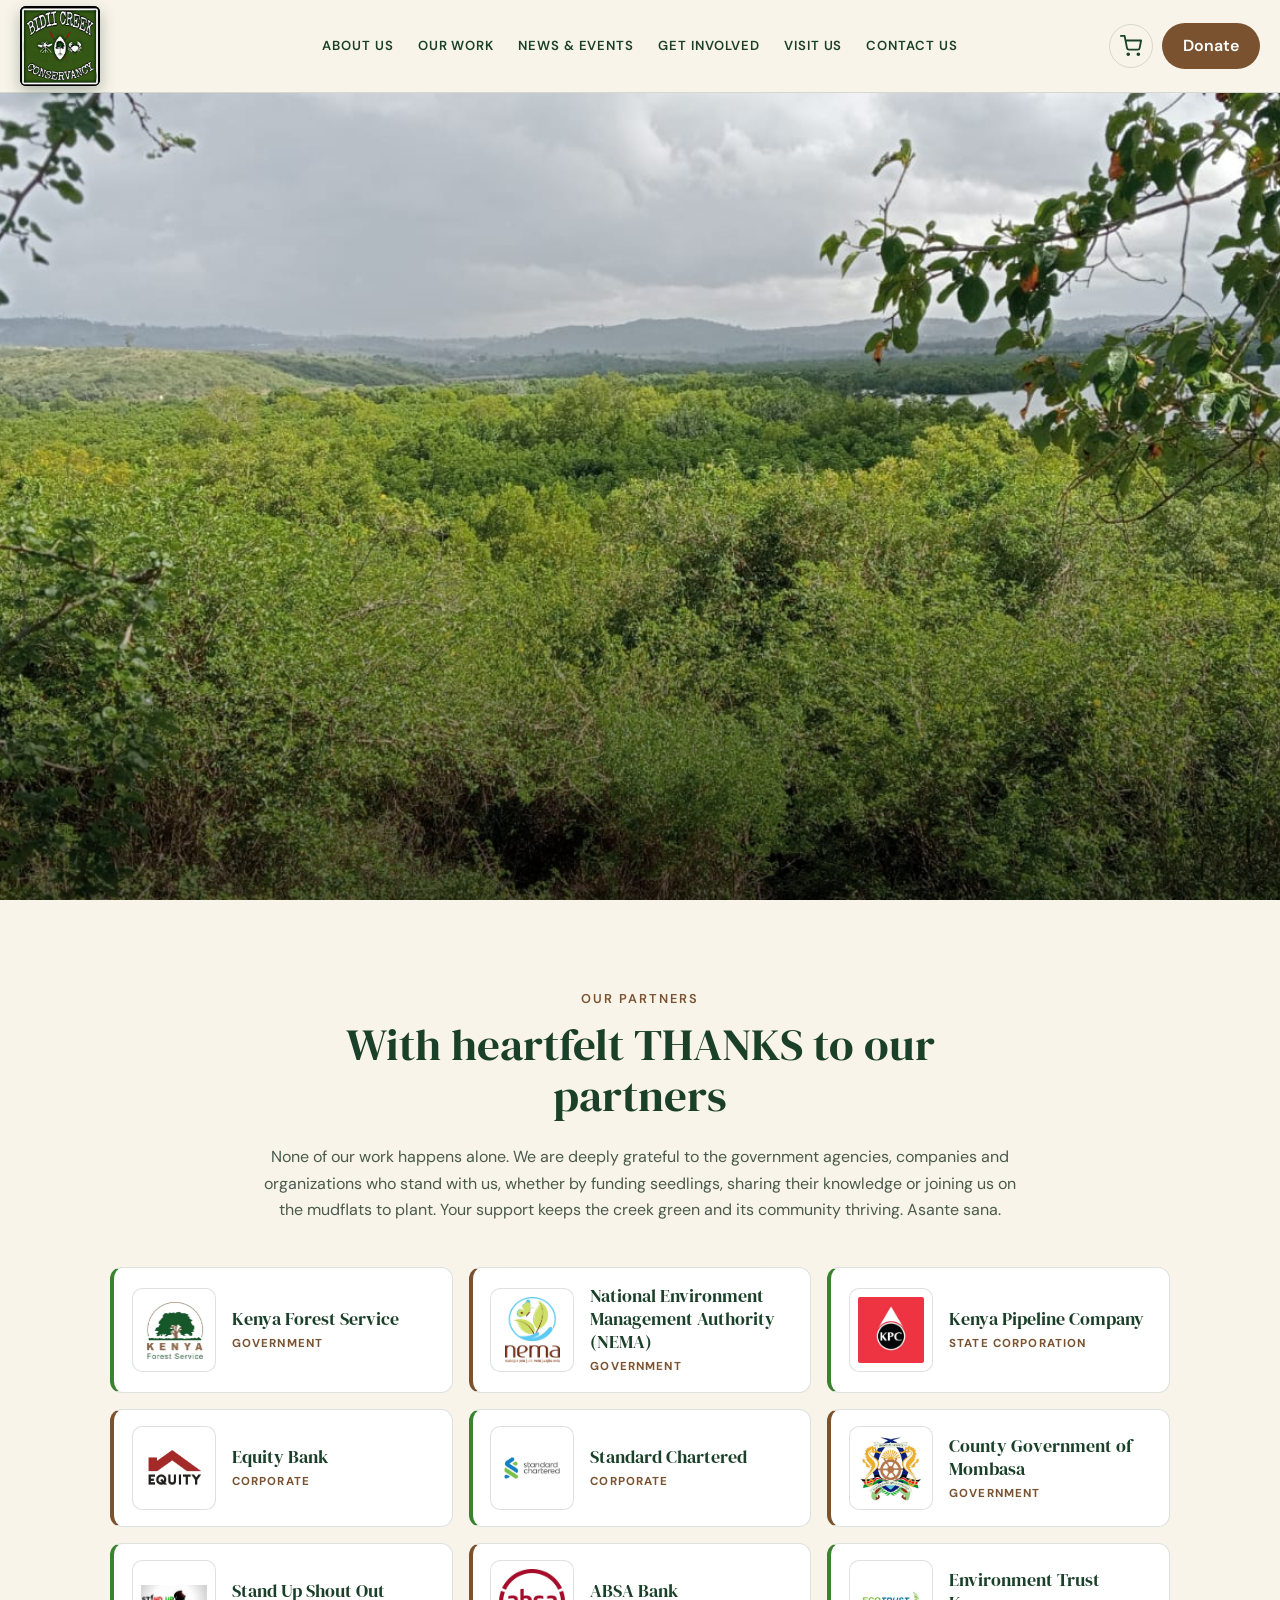
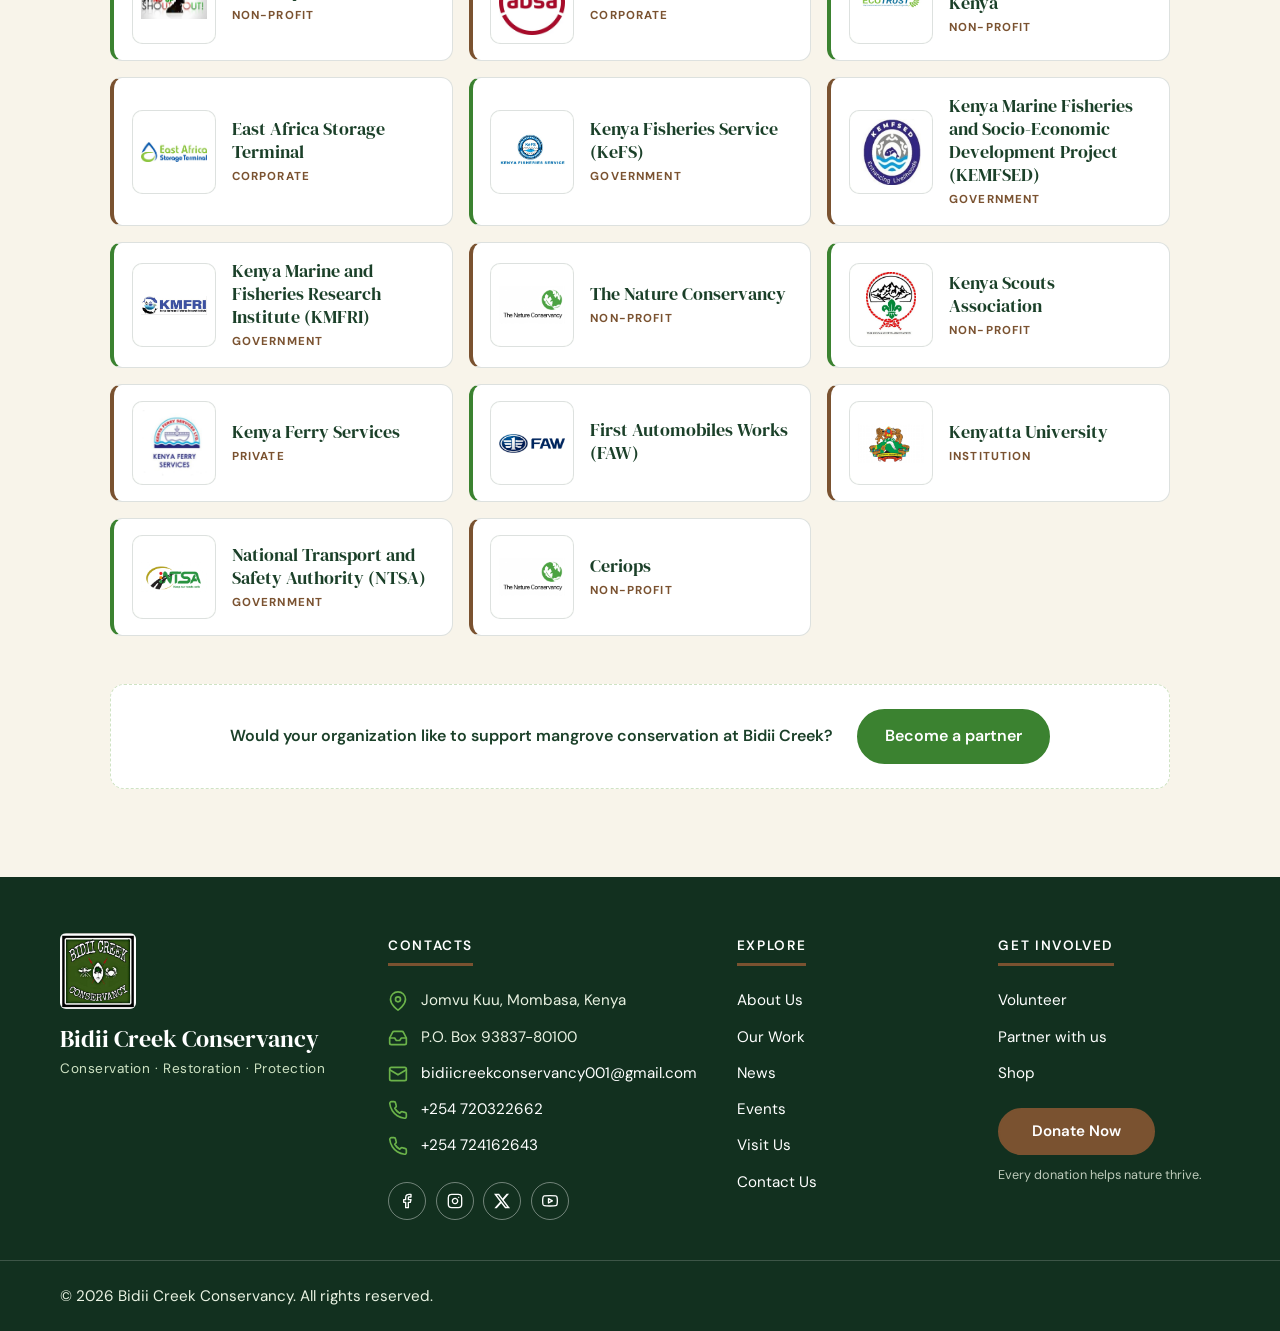
<file: Pages/partners.html>
<!DOCTYPE html>
<html lang="en">
<head>
<meta charset="UTF-8">
<meta name="viewport" content="width=device-width, initial-scale=1">
<link rel="icon" href="../Images/Logo.jpeg" type="image/jpeg">
<title>Our Partners | Bidii Creek Conservancy</title>
<meta name="description" content="The partners and sponsors who support Bidii Creek Conservancy's mangrove conservation work, and how your organization can join them.">
<link rel="preconnect" href="https://fonts.googleapis.com">
<link rel="preconnect" href="https://fonts.gstatic.com" crossorigin>
<link href="https://fonts.googleapis.com/css2?family=DM+Sans:ital,opsz,wght@0,9..40,400;0,9..40,500;0,9..40,600;0,9..40,700;1,9..40,400&family=DM+Serif+Display:ital@0;1&display=swap" rel="stylesheet">
<link rel="stylesheet" href="../Bidii style.css">
<link rel="stylesheet" href="../CSS/about.css">
</head>
<body>


<header class="site"></header>

<main id="main">

  <section class="page-hero" style="background-image: url('../Images/Heros slideshows/index8.jpg')">
  </section>


  <section class="section" id="partners" aria-labelledby="partners-title">
    <div class="container">

      <div class="section-head partners-head">
        <p class="eyebrow">Our partners</p>
        <h2 id="partners-title">With heartfelt THANKS to our partners</h2>
        <p>None of our work happens alone. We are deeply grateful to the government agencies, companies and organizations who stand with us, whether by funding seedlings, sharing their knowledge or joining us on the mudflats to plant. Your support keeps the creek green and its community thriving. Asante sana.</p>
      </div>

      <ul class="partner-list">
        <li class="partner-card">
          <div class="partner-logo">
            <span class="logo-initials" aria-hidden="true">KF</span>
            <img src="../Images/Get Involved/Partners/KFS.jpeg" alt="Kenya Forest Service logo" onerror="this.remove()">
          </div>
          <div class="partner-info">
            <h3 class="partner-name">Kenya Forest Service</h3>
            <p class="partner-type">Government</p>
          </div>
        </li>

        <li class="partner-card">
          <div class="partner-logo">
            <span class="logo-initials" aria-hidden="true">NEMA</span>
            <img src="../Images/Get Involved/Partners/Nema.jpeg" alt="National Environment Management Authority (NEMA) logo" onerror="this.remove()">
          </div>
          <div class="partner-info">
            <h3 class="partner-name">National Environment Management Authority (NEMA)</h3>
            <p class="partner-type">Government</p>
          </div>
        </li>

        <li class="partner-card">
          <div class="partner-logo">
            <span class="logo-initials" aria-hidden="true">KP</span>
            <img src="../Images/Get Involved/Partners/KPC.jpeg" alt="Kenya Pipeline Company logo" onerror="this.remove()">
          </div>
          <div class="partner-info">
            <h3 class="partner-name">Kenya Pipeline Company</h3>
            <p class="partner-type">State corporation</p>
          </div>
        </li>

        <li class="partner-card">
          <div class="partner-logo">
            <span class="logo-initials" aria-hidden="true">EB</span>
            <img src="../Images/Get Involved/Partners/Equity.jpeg" alt="Equity Bank logo" onerror="this.remove()">
          </div>
          <div class="partner-info">
            <h3 class="partner-name">Equity Bank</h3>
            <p class="partner-type">Corporate</p>
          </div>
        </li>

        <li class="partner-card">
          <div class="partner-logo">
            <span class="logo-initials" aria-hidden="true">SC</span>
            <img src="../Images/Get Involved/Partners/Stanchart.jpeg" alt="Standard Chartered logo" onerror="this.remove()">
          </div>
          <div class="partner-info">
            <h3 class="partner-name">Standard Chartered</h3>
            <p class="partner-type">Corporate</p>
          </div>
        </li>

        <li class="partner-card">
          <div class="partner-logo">
            <span class="logo-initials" aria-hidden="true">CGM</span>
            <img src="../Images/Get Involved/Partners/CGM.jpeg" alt="CGM logo" onerror="this.remove()">
          </div>
          <div class="partner-info">
            <h3 class="partner-name">County Government of Mombasa</h3>
            <p class="partner-type">Government</p>
          </div>
        </li>

        <li class="partner-card">
          <div class="partner-logo">
            <span class="logo-initials" aria-hidden="true">P</span>
            <img src="../Images/Get Involved/Partners/SUSO.jpeg" alt="Partner name logo" onerror="this.remove()">
          </div>
          <div class="partner-info">
            <h3 class="partner-name">Stand Up Shout Out</h3>
            <p class="partner-type">Non-Profit</p>
          </div>
        </li>

        <li class="partner-card">
          <div class="partner-logo">
            <span class="logo-initials" aria-hidden="true">P</span>
            <img src="../Images/Get Involved/Partners/absa.jpeg" alt="Partner name logo" onerror="this.remove()">
          </div>
          <div class="partner-info">
            <h3 class="partner-name">ABSA Bank</h3>
            <p class="partner-type">Corporate</p>
          </div>
        </li>

        <li class="partner-card">
          <div class="partner-logo">
            <span class="logo-initials" aria-hidden="true">P</span>
            <img src="../Images/Get Involved/Partners/ECT.jpeg" alt="Partner name logo" onerror="this.remove()">
          </div>
          <div class="partner-info">
            <h3 class="partner-name">Environment Trust Kenya</h3>
            <p class="partner-type">Non-Profit</p>
          </div>
        </li>

        <li class="partner-card">
          <div class="partner-logo">
            <span class="logo-initials" aria-hidden="true">P</span>
            <img src="../Images/Get Involved/Partners/EAST.jpeg" alt="Partner name logo" onerror="this.remove()">
          </div>
          <div class="partner-info">
            <h3 class="partner-name">East Africa Storage Terminal</h3>
            <p class="partner-type">Corporate</p>
          </div>
        </li>

        <li class="partner-card">
          <div class="partner-logo">
            <span class="logo-initials" aria-hidden="true">P</span>
            <img src="../Images/Get Involved/Partners/KeFS.jpeg" alt="Partner name logo" onerror="this.remove()">
          </div>
          <div class="partner-info">
            <h3 class="partner-name">Kenya Fisheries Service (KeFS)</h3>
            <p class="partner-type">Government</p>
          </div>
        </li>

        <li class="partner-card">
          <div class="partner-logo">
            <span class="logo-initials" aria-hidden="true">P</span>
            <img src="../Images/Get Involved/Partners/KEMFSED.jpeg" alt="Partner name logo" onerror="this.remove()">
          </div>
          <div class="partner-info">
            <h3 class="partner-name">Kenya Marine Fisheries and Socio-Economic Development Project (KEMFSED)</h3>
            <p class="partner-type">Government</p>
          </div>
        </li>

        <li class="partner-card">
          <div class="partner-logo">
            <span class="logo-initials" aria-hidden="true">P</span>
            <img src="../Images/Get Involved/Partners/KMFRI.jpeg" alt="Partner name logo" onerror="this.remove()">
          </div>
          <div class="partner-info">
            <h3 class="partner-name">Kenya Marine and Fisheries Research Institute (KMFRI)</h3>
            <p class="partner-type">Government</p>
          </div>
        </li>

        <li class="partner-card">
          <div class="partner-logo">
            <span class="logo-initials" aria-hidden="true">P</span>
            <img src="../Images/Get Involved/Partners/NC.jpeg" alt="Partner name logo" onerror="this.remove()">
          </div>
          <div class="partner-info">
            <h3 class="partner-name">The Nature Conservancy</h3>
            <p class="partner-type">Non-Profit</p>
          </div>
        </li>

        <li class="partner-card">
          <div class="partner-logo">
            <span class="logo-initials" aria-hidden="true">P</span>
            <img src="../Images/Get Involved/Partners/KSA.jpeg" alt="Partner name logo" onerror="this.remove()">
          </div>
          <div class="partner-info">
            <h3 class="partner-name">Kenya Scouts Association</h3>
            <p class="partner-type">Non-Profit</p>
          </div>
        </li>
        
        <li class="partner-card">
          <div class="partner-logo">
            <span class="logo-initials" aria-hidden="true">P</span>
            <img src="../Images/Get Involved/Partners/KEFES.jpeg" alt="Partner name logo" onerror="this.remove()">
          </div>
          <div class="partner-info">
            <h3 class="partner-name">Kenya Ferry Services</h3>
            <p class="partner-type">Private</p>
          </div>
        </li>

        <li class="partner-card">
          <div class="partner-logo">
            <span class="logo-initials" aria-hidden="true">P</span>
            <img src="../Images/Get Involved/Partners/FAW.jpeg" alt="Partner name logo" onerror="this.remove()">
          </div>
          <div class="partner-info">
            <h3 class="partner-name">First Automobiles Works (FAW)</h3>
            <p class="partner-type"></p>
          </div>
        </li>
        
        <li class="partner-card">
          <div class="partner-logo">
            <span class="logo-initials" aria-hidden="true">P</span>
            <img src="../Images/Get Involved/Partners/KU.jpeg" alt="Partner name logo" onerror="this.remove()">
          </div>
          <div class="partner-info">
            <h3 class="partner-name">Kenyatta University</h3>
            <p class="partner-type">Institution</p>
          </div>
        </li>

        
        <li class="partner-card">
          <div class="partner-logo">
            <span class="logo-initials" aria-hidden="true">P</span>
            <img src="../Images/Get Involved/Partners/ntsa.jpeg" alt="Partner name logo" onerror="this.remove()">
          </div>
          <div class="partner-info">
            <h3 class="partner-name">National Transport and Safety Authority (NTSA)</h3>
            <p class="partner-type">Government</p>
          </div>
        </li>
        
        <li class="partner-card">
          <div class="partner-logo">
            <span class="logo-initials" aria-hidden="true">P</span>
            <img src="../Images/Partner6/NC.jpeg" alt="Partner name logo" onerror="this.remove()">
          </div>
          <div class="partner-info">
            <h3 class="partner-name">Ceriops</h3>
            <p class="partner-type">Non-Profit</p>
          </div>
        </li>
      </ul>

      <div class="partner-cta">
        <p>Would your organization like to support mangrove conservation at Bidii Creek?</p>
        <a class="btn green" href="partner.html">Become a partner</a>
      </div>

    </div>
  </section>

</main>

<script src="../Bidii script.js"></script>
</body>
</html>
</file>
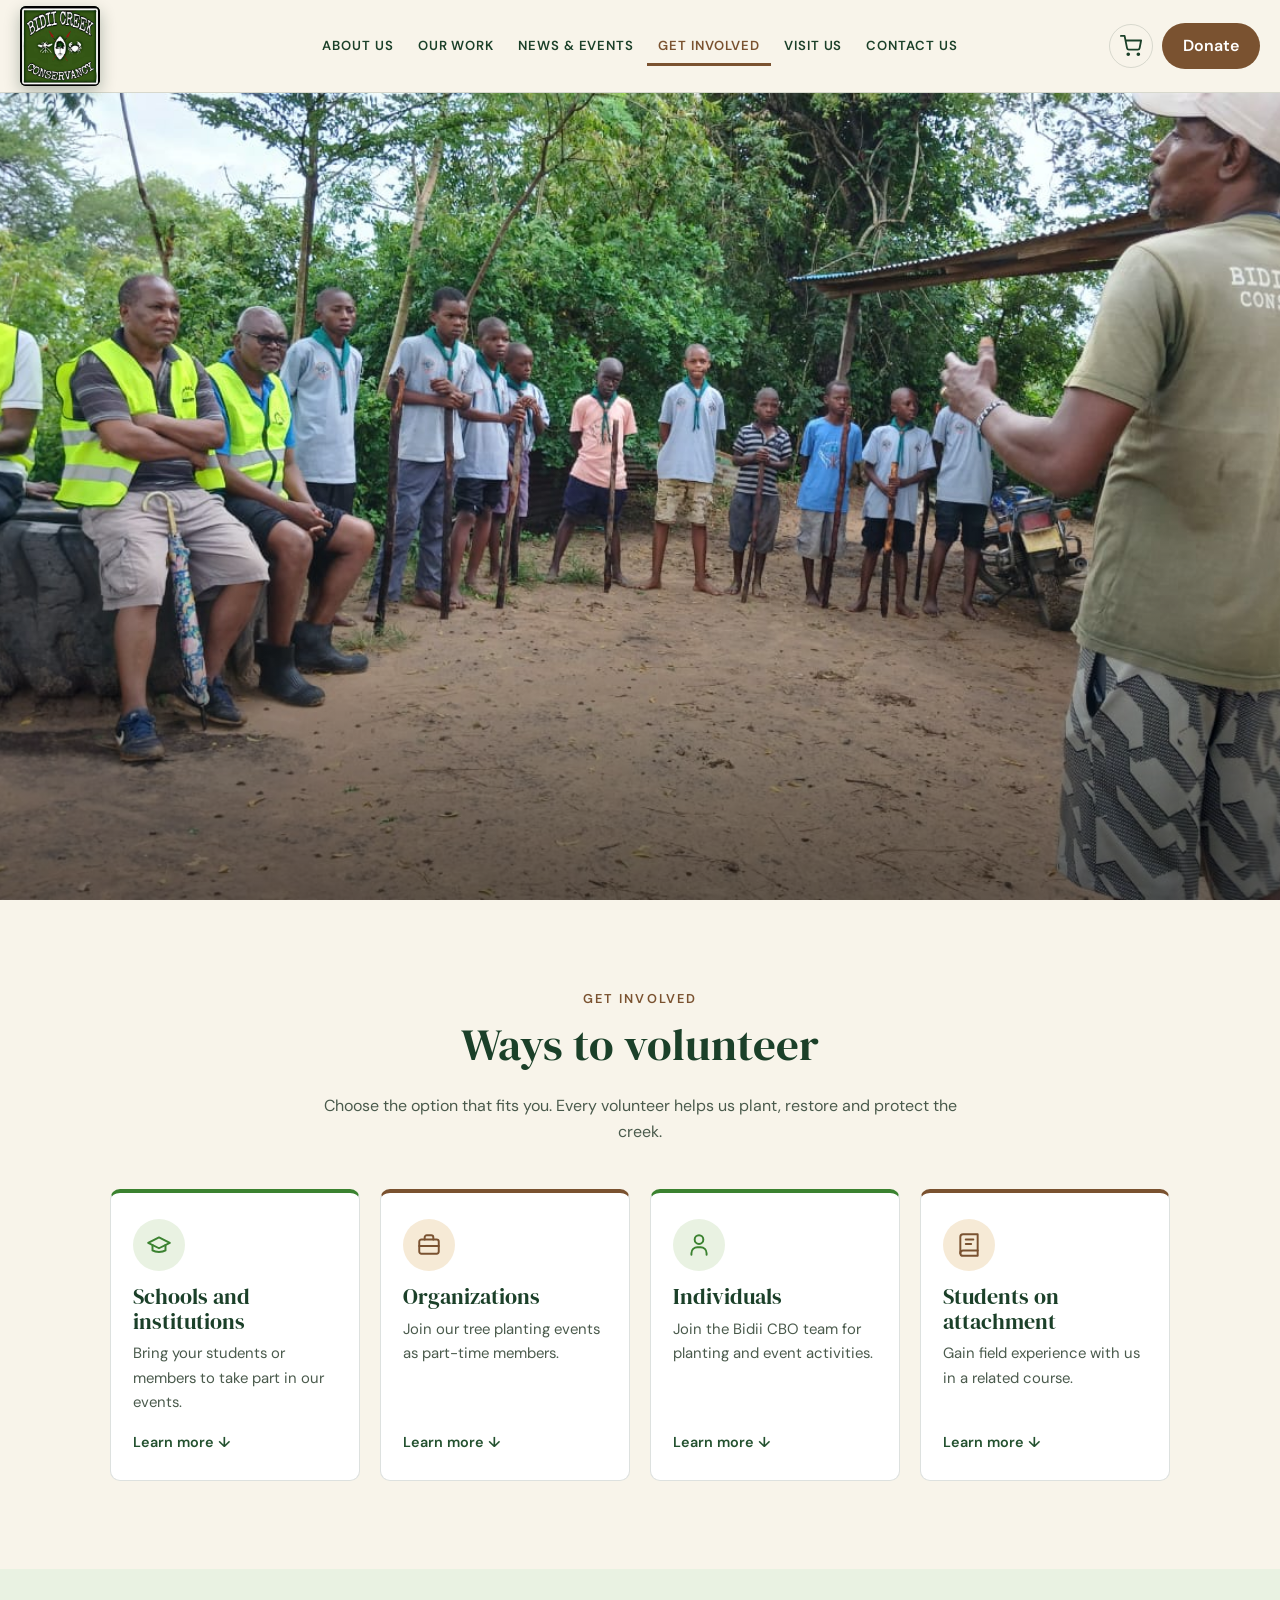
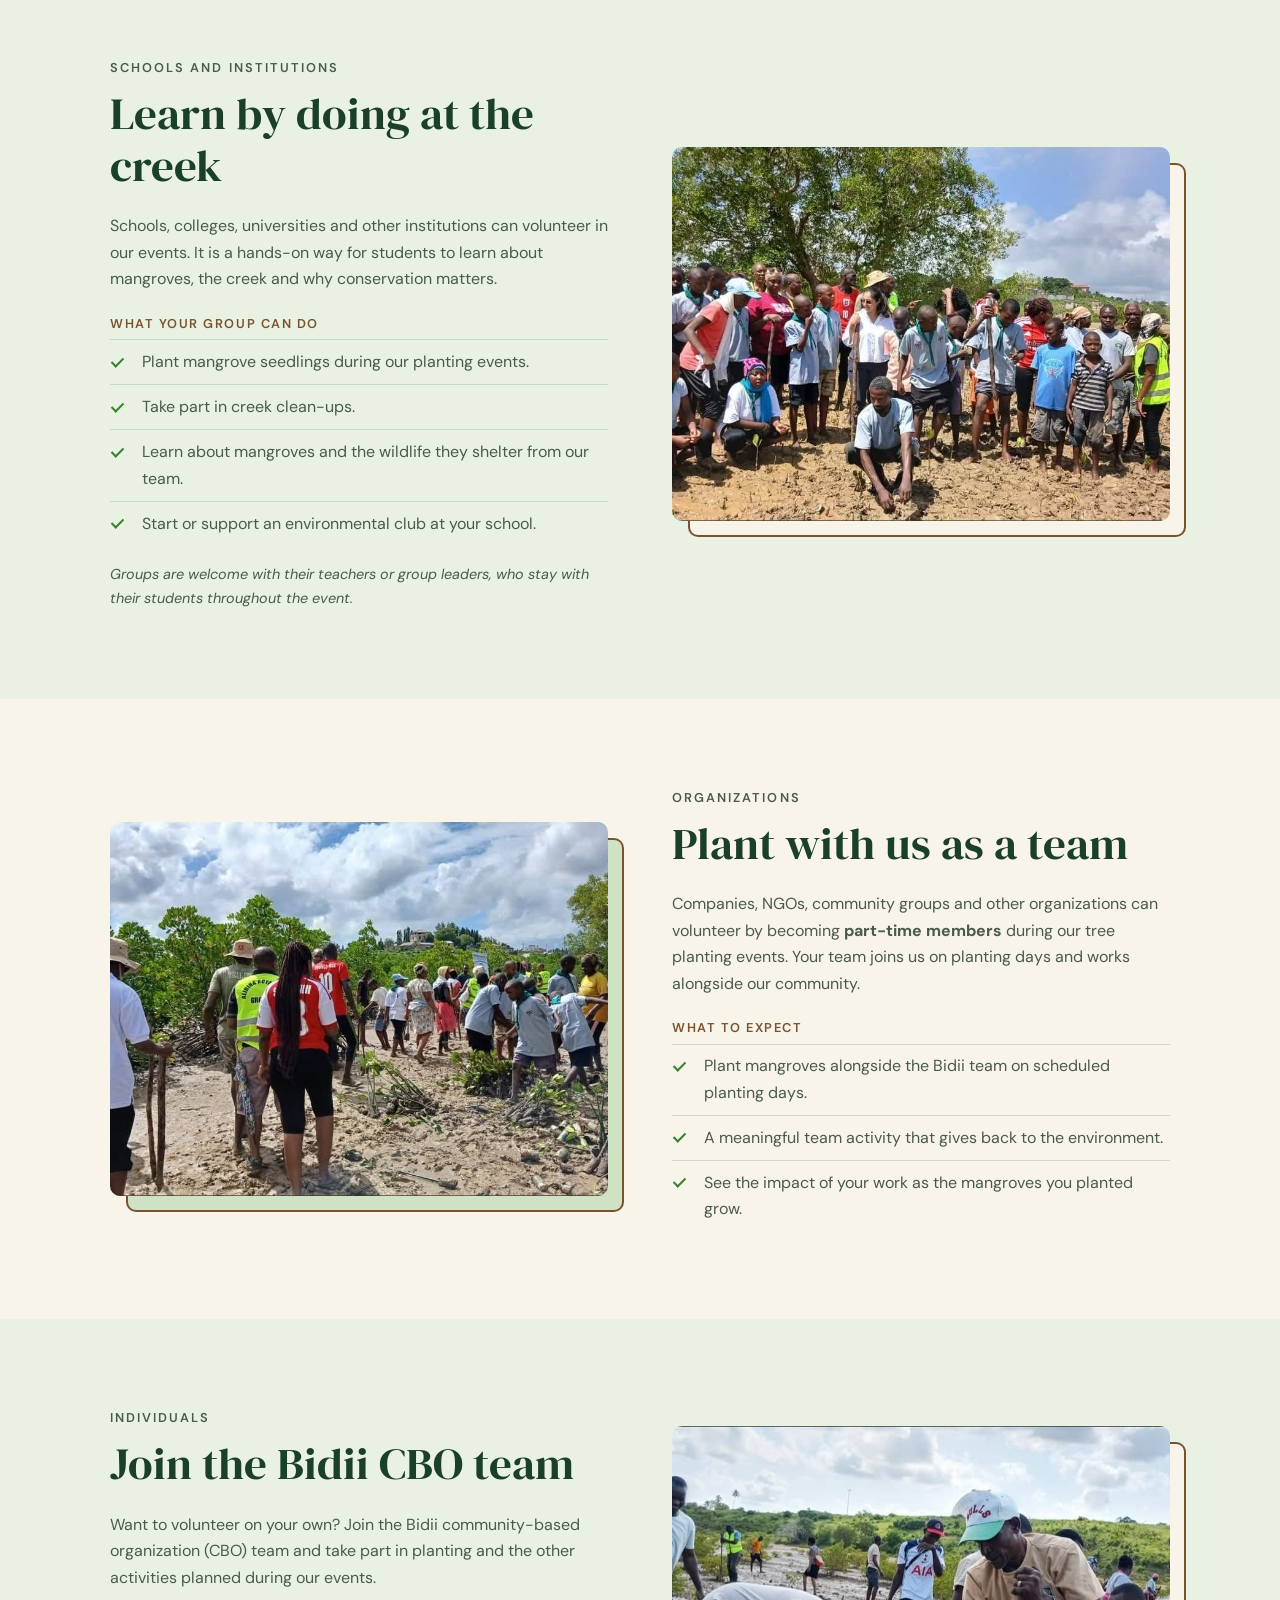
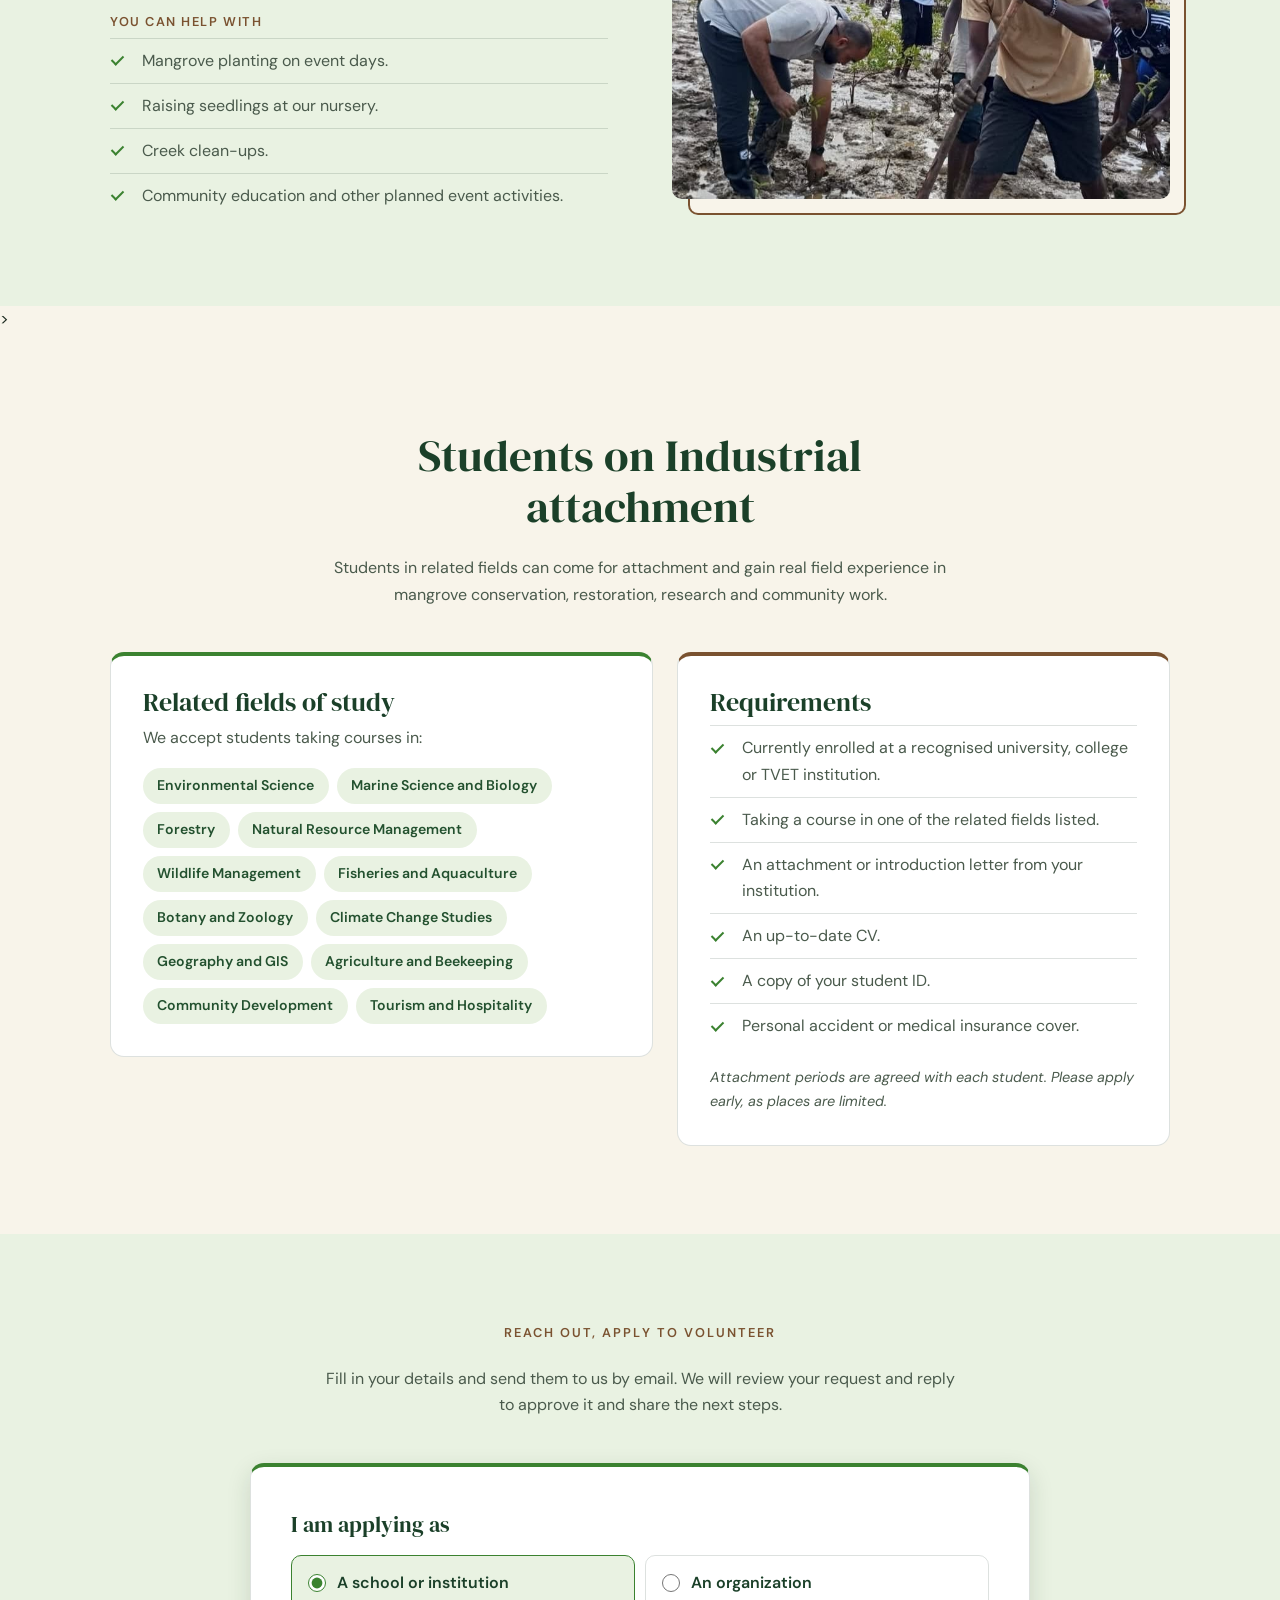
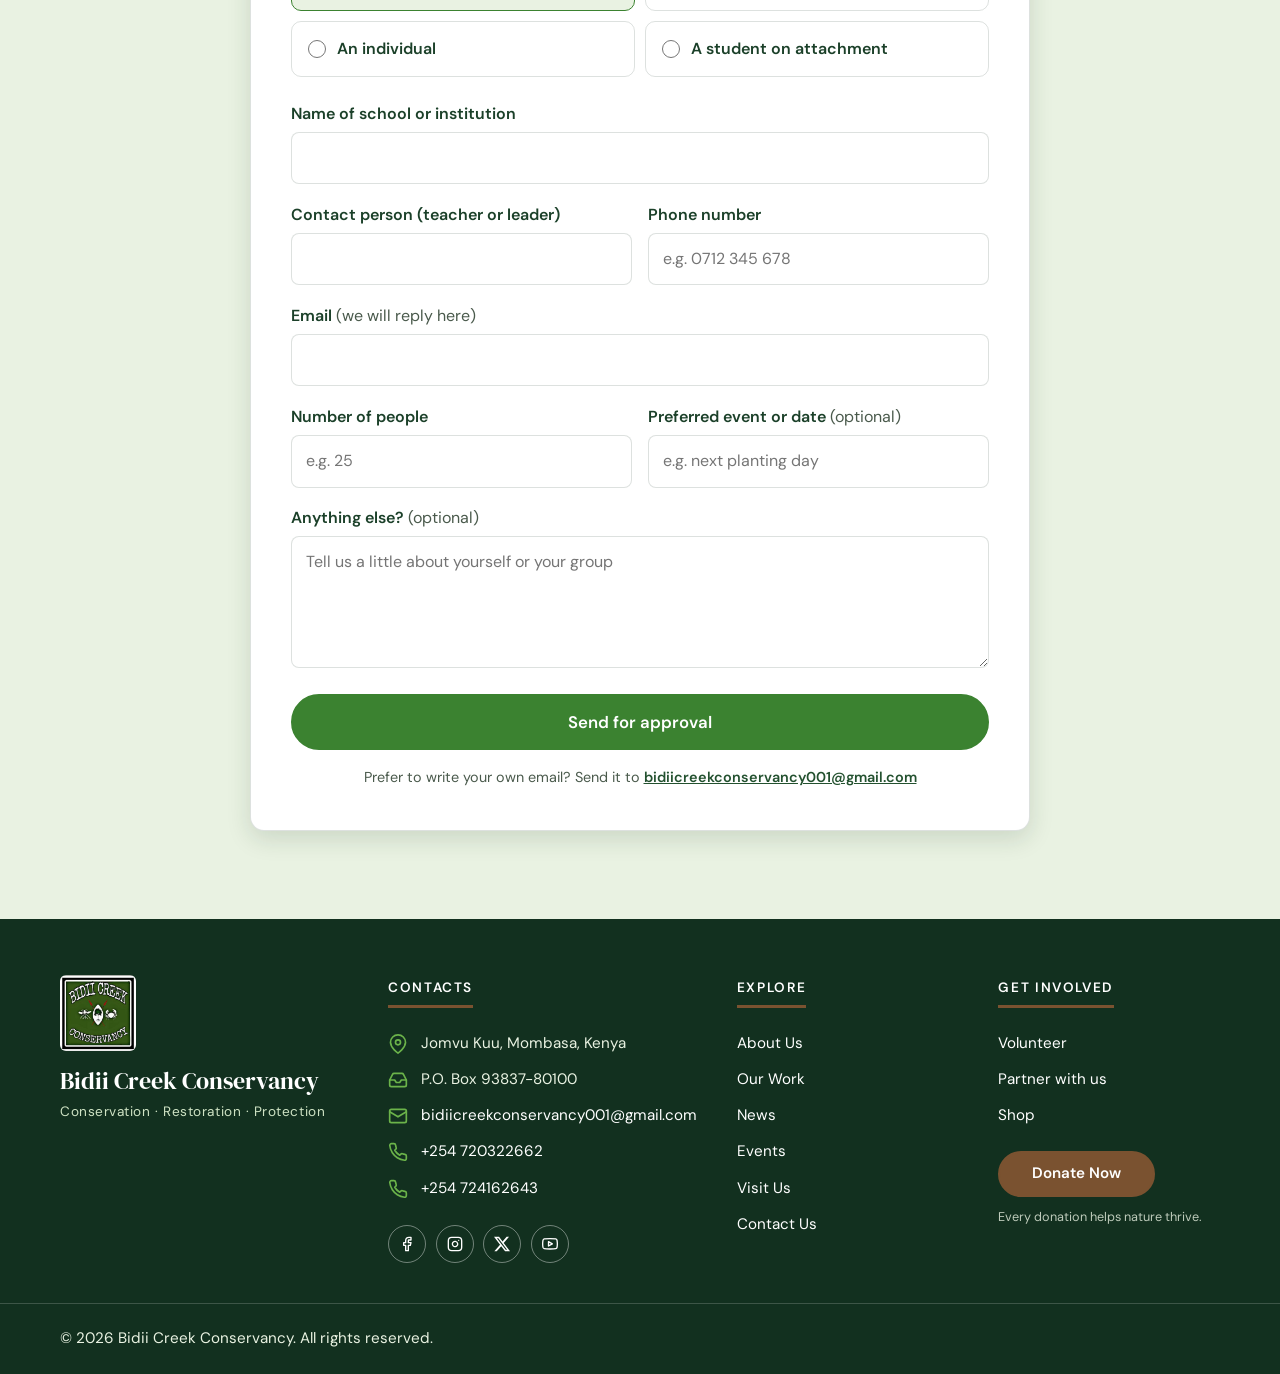
<file: Pages/volunteer.html>
<!DOCTYPE html>
<html lang="en">
<head>
<meta charset="UTF-8">
<meta name="viewport" content="width=device-width, initial-scale=1">
<link rel="icon" href="../Images/Logo.jpeg" type="image/jpeg">
<title>Volunteer | Bidii Creek Conservancy</title>
<meta name="description" content="Volunteer with Bidii Creek Conservancy: schools and institutions, organizations, individuals and students on attachment can all take part in mangrove planting and conservation events.">
<link rel="preconnect" href="https://fonts.googleapis.com">
<link rel="preconnect" href="https://fonts.gstatic.com" crossorigin>
<link href="https://fonts.googleapis.com/css2?family=DM+Sans:ital,opsz,wght@0,9..40,400;0,9..40,500;0,9..40,600;0,9..40,700;1,9..40,400&family=DM+Serif+Display:ital@0;1&display=swap" rel="stylesheet">
<link rel="stylesheet" href="../Bidii style.css">
<link rel="stylesheet" href="../CSS/volunteer.css">
</head>
<body>


<header class="site"></header>

<main id="main">

  <section class="page-hero" style="background-image: url('../Images/Heros slideshows/volunteer.jpg')">
   
  </section>


  <section class="section" id="ways" aria-labelledby="ways-title">
    <div class="container">

      <div class="section-head">
        <p class="eyebrow">Get involved</p>
        <h2 id="ways-title">Ways to volunteer</h2>
        <p>Choose the option that fits you. Every volunteer helps us plant, restore and protect the creek.</p>
      </div>

      <ul class="ways-grid">
        <li>
          <a class="way-card" href="#schools">
            <span class="way-icon" aria-hidden="true"><svg viewBox="0 0 24 24" fill="none" stroke="currentColor" stroke-width="1.8" stroke-linecap="round" stroke-linejoin="round"><path d="M22 10 12 5 2 10l10 5 10-5z"/><path d="M6 12v5c3 2 9 2 12 0v-5"/></svg></span>
            <h3>Schools and institutions</h3>
            <p>Bring your students or members to take part in our events.</p>
            <span class="way-more">Learn more</span>
          </a>
        </li>
        <li>
          <a class="way-card" href="#organizations">
            <span class="way-icon" aria-hidden="true"><svg viewBox="0 0 24 24" fill="none" stroke="currentColor" stroke-width="1.8" stroke-linecap="round" stroke-linejoin="round"><rect x="3" y="7" width="18" height="13" rx="2"/><path d="M8 7V5a2 2 0 0 1 2-2h4a2 2 0 0 1 2 2v2"/><path d="M3 13h18"/></svg></span>
            <h3>Organizations</h3>
            <p>Join our tree planting events as part-time members.</p>
            <span class="way-more">Learn more</span>
          </a>
        </li>
        <li>
          <a class="way-card" href="#individuals">
            <span class="way-icon" aria-hidden="true"><svg viewBox="0 0 24 24" fill="none" stroke="currentColor" stroke-width="1.8" stroke-linecap="round" stroke-linejoin="round"><circle cx="12" cy="7" r="4"/><path d="M5 21v-1.5A5.5 5.5 0 0 1 10.5 14h3a5.5 5.5 0 0 1 5.5 5.5V21"/></svg></span>
            <h3>Individuals</h3>
            <p>Join the Bidii CBO team for planting and event activities.</p>
            <span class="way-more">Learn more</span>
          </a>
        </li>
        <li>
          <a class="way-card" href="#attachment">
            <span class="way-icon" aria-hidden="true"><svg viewBox="0 0 24 24" fill="none" stroke="currentColor" stroke-width="1.8" stroke-linecap="round" stroke-linejoin="round"><path d="M4 19.5A2.5 2.5 0 0 1 6.5 17H20"/><path d="M6.5 2H20v20H6.5A2.5 2.5 0 0 1 4 19.5v-15A2.5 2.5 0 0 1 6.5 2z"/><path d="M9 7h7M9 11h5"/></svg></span>
            <h3>Students on attachment</h3>
            <p>Gain field experience with us in a related course.</p>
            <span class="way-more">Learn more</span>
          </a>
        </li>
      </ul>

    </div>
  </section>


  <section class="section alt" id="schools" aria-labelledby="schools-title">
    <div class="container">
      <div class="split">
        <div class="split-text">
          <p class="eyebrow">Schools and institutions</p>
          <h2 id="schools-title">Learn by doing at the creek</h2>
          <p>Schools, colleges, universities and other institutions can volunteer in our events. It is a hands-on way for students to learn about mangroves, the creek and why conservation matters.</p>
          <h3 class="list-title">What your group can do</h3>
          <ul class="tick-list">
            <li>Plant mangrove seedlings during our planting events.</li>
            <li>Take part in creek clean-ups.</li>
            <li>Learn about mangroves and the wildlife they shelter from our team.</li>
            <li>Start or support an environmental club at your school.</li>
          </ul>
          <p class="small-note">Groups are welcome with their teachers or group leaders, who stay with their students throughout the event.</p>
        </div>
        <div class="split-media">
          <img class="single-photo" src="../Images/Get Involved/Volunteer/3.jpeg" alt="School students planting mangrove seedlings" loading="lazy">
        </div>
      </div>
    </div>
  </section>


  <section class="section" id="organizations" aria-labelledby="org-title">
    <div class="container">
      <div class="split reverse">
        <div class="split-text">
          <p class="eyebrow">Organizations</p>
          <h2 id="org-title">Plant with us as a team</h2>
          <p>Companies, NGOs, community groups and other organizations can volunteer by becoming <strong>part-time members</strong> during our tree planting events. Your team joins us on planting days and works alongside our community.</p>
          <h3 class="list-title">What to expect</h3>
          <ul class="tick-list">
            <li>Plant mangroves alongside the Bidii team on scheduled planting days.</li>
            <li>A meaningful team activity that gives back to the environment.</li>
            <li>See the impact of your work as the mangroves you planted grow.</li>
          </ul>
        </div>
        <div class="split-media">
          <img class="single-photo" src="../Images/Get Involved/Volunteer/4.jpeg" alt="A team of volunteers planting mangroves together" loading="lazy">
        </div>
      </div>
    </div>
  </section>


  <section class="section alt" id="individuals" aria-labelledby="ind-title">
    <div class="container">
      <div class="split">
        <div class="split-text">
          <p class="eyebrow">Individuals</p>
          <h2 id="ind-title">Join the Bidii CBO team</h2>
          <p>Want to volunteer on your own? Join the Bidii community-based organization (CBO) team and take part in planting and the other activities planned during our events.</p>
          <h3 class="list-title">You can help with</h3>
          <ul class="tick-list">
            <li>Mangrove planting on event days.</li>
            <li>Raising seedlings at our nursery.</li>
            <li>Creek clean-ups.</li>
            <li>Community education and other planned event activities.</li>
          </ul>
        </div>
        <div class="split-media">
          <img class="single-photo" src="../Images/Get Involved/Volunteer/5.jpeg" alt="A volunteer working in the mangrove nursery" loading="lazy">
        </div>
      </div>
    </div>
  </section>

>
  <section class="section" id="attachment" aria-labelledby="attach-title">
    <div class="container">

      <div class="section-head">
        <p class="eyebrow"></p>
        <h2 id="attach-title">Students on Industrial attachment</h2>
        <p>Students in related fields can come for attachment and gain real field experience in mangrove conservation, restoration, research and community work.</p>
      </div>

      <div class="criteria-grid">

        <div class="criteria-card">
          <h3>Related fields of study</h3>
          <p>We accept students taking courses in:</p>
          <ul class="field-chips">
            <li>Environmental Science</li>
            <li>Marine Science and Biology</li>
            <li>Forestry</li>
            <li>Natural Resource Management</li>
            <li>Wildlife Management</li>
            <li>Fisheries and Aquaculture</li>
            <li>Botany and Zoology</li>
            <li>Climate Change Studies</li>
            <li>Geography and GIS</li>
            <li>Agriculture and Beekeeping</li>
            <li>Community Development</li>
            <li>Tourism and Hospitality</li>
          </ul>
        </div>

        <div class="criteria-card">
          <h3>Requirements</h3>
          <ul class="tick-list">
            <li>Currently enrolled at a recognised university, college or TVET institution.</li>
            <li>Taking a course in one of the related fields listed.</li>
            <li>An attachment or introduction letter from your institution.</li>
            <li>An up-to-date CV.</li>
            <li>A copy of your student ID.</li>
            <li>Personal accident or medical insurance cover.</li>
          </ul>
          <p class="small-note">Attachment periods are agreed with each student. Please apply early, as places are limited.</p>
        </div>

      </div>
    </div>
  </section>


  <section class="section alt" id="apply" aria-labelledby="apply-title">
    <div class="container">

      <div class="section-head">
        <p class="eyebrow">Reach out, Apply to volunteer</p>
        <h2 id="apply-title"></h2>
        <p>Fill in your details and send them to us by email. We will review your request and reply to approve it and share the next steps.</p>
      </div>

      <div class="apply-card">
        <form id="volForm" novalidate>


          <fieldset class="type-step">
            <legend>I am applying as</legend>
            <div class="type-grid">
              <label class="type-option"><input type="radio" name="type" value="school" checked><span>A school or institution</span></label>
              <label class="type-option"><input type="radio" name="type" value="organization"><span>An organization</span></label>
              <label class="type-option"><input type="radio" name="type" value="individual"><span>An individual</span></label>
              <label class="type-option"><input type="radio" name="type" value="student"><span>A student on attachment</span></label>
            </div>
          </fieldset>

          <div class="form-grid">


            <div class="field wide" data-show="school organization student">
              <label for="vGroup" id="vGroupLabel">Name of school or institution</label>
              <input id="vGroup" name="group" type="text" autocomplete="organization">
            </div>

            <div class="field">
              <label for="vName" id="vNameLabel">Contact person</label>
              <input id="vName" name="name" type="text" autocomplete="name" required>
            </div>
            <div class="field">
              <label for="vPhone">Phone number</label>
              <input id="vPhone" name="phone" type="tel" autocomplete="tel" placeholder="e.g. 0712 345 678" required>
            </div>
            <div class="field wide">
              <label for="vEmail">Email <span class="optional">(we will reply here)</span></label>
              <input id="vEmail" name="email" type="email" autocomplete="email" required>
            </div>

            
            <div class="field" data-show="school organization">
              <label for="vSize">Number of people</label>
              <input id="vSize" name="size" type="number" min="1" inputmode="numeric" placeholder="e.g. 25">
            </div>
            <div class="field" data-show="school organization individual">
              <label for="vWhen">Preferred event or date <span class="optional">(optional)</span></label>
              <input id="vWhen" name="when" type="text" placeholder="e.g. next planting day">
            </div>

           
            <fieldset class="field wide interests" data-show="individual">
              <legend>I would like to help with <span class="optional">(choose any)</span></legend>
              <label><input type="checkbox" name="interest" value="Mangrove planting"> Mangrove planting</label>
              <label><input type="checkbox" name="interest" value="Nursery work"> Nursery work</label>
              <label><input type="checkbox" name="interest" value="Creek clean-ups"> Creek clean-ups</label>
              <label><input type="checkbox" name="interest" value="Community education"> Community education</label>
            </fieldset>

          
            <div class="field" data-show="student">
              <label for="vCourse">Course</label>
              <select id="vCourse" name="course">
                <option value="">Choose your course</option>
                <option>Environmental Science</option>
                <option>Marine Science and Biology</option>
                <option>Forestry</option>
                <option>Natural Resource Management</option>
                <option>Wildlife Management</option>
                <option>Fisheries and Aquaculture</option>
                <option>Botany and Zoology</option>
                <option>Climate Change Studies</option>
                <option>Geography and GIS</option>
                <option>Agriculture and Beekeeping</option>
                <option>Community Development</option>
                <option>Tourism and Hospitality</option>
                <option>Other related course</option>
              </select>
            </div>
            <div class="field" data-show="student">
              <label for="vYear">Year of study</label>
              <select id="vYear" name="year">
                <option value="">Choose</option>
                <option>Year 2</option>
                <option>Year 3</option>
                <option>Year 4</option>
              </select>
            </div>
            <div class="field" data-show="student">
              <label for="vStart">Preferred start date</label>
              <input id="vStart" name="start" type="date">
            </div>
            <div class="field" data-show="student">
              <label for="vLength">Attachment period</label>
              <select id="vLength" name="period">
                <option value="">Choose</option>
                <option>4 weeks</option>
                <option>8 weeks</option>
                <option>12 weeks</option>
                <option>Other (explain below)</option>
              </select>
            </div>

            <div class="field wide">
              <label for="vMessage">Anything else? <span class="optional">(optional)</span></label>
              <textarea id="vMessage" name="message" rows="4" placeholder="Tell us a little about yourself or your group"></textarea>
            </div>
          </div>

         
          <p class="doc-note" data-show="student">Please attach your <strong>attachment letter, CV and student ID</strong> to the email before you send it.</p>

          <button type="submit" class="btn green apply-btn" id="vSend">Send for approval</button>
          <p class="direct-email">Prefer to write your own email? Send it to <a id="vDirect" href="mailto:bidiicreek001@gmail.com">bidiicreek001@gmail.com</a></p>
        </form>

        <div class="form-status" id="vStatus" role="status" aria-live="polite" tabindex="-1" hidden></div>
      </div>

    </div>
  </section>

</main>



<script src="../Bidii script.js"></script>
<script>
/* ==========================================================
   VOLUNTEER PAGE SCRIPT
   1. Shows the right form fields for each type of volunteer
   2. Checks the form
   3. Opens an email with the application, for approval
   ========================================================== */
(function () {
  "use strict";

 
  var EMAIL = "bidiicreekconservancy001@gmail.com";  

  /* Optional: a form-service address (e.g. Formspree) so applications arrive
     in your inbox directly. While empty, the visitor's email app opens instead.
     (Students should then email their documents separately.) */
  var FORM_ENDPOINT = "";

  var TYPES = {
    school:       { title: "School or institution", group: "Name of school or institution", person: "Contact person (teacher or leader)" },
    organization: { title: "Organization",          group: "Name of organization",          person: "Contact person" },
    individual:   { title: "Individual",            group: "",                              person: "Full name" },
    student:      { title: "Student on attachment", group: "University, college or TVET institution", person: "Full name" }
  };

  function $(id) { return document.getElementById(id); }
  var form = $("volForm");
  var statusBox = $("vStatus");

  $("vDirect").href = "mailto:" + EMAIL + "?subject=" + encodeURIComponent("Volunteer request (for approval)");
  $("vDirect").textContent = EMAIL;


  /* ---------- 1. Show the right fields ---------- */
  function currentType() { return form.elements["type"].value; }

  function applyType() {
    var type = currentType();
    document.querySelectorAll("[data-show]").forEach(function (el) {
      var show = el.dataset.show.split(" ").indexOf(type) !== -1;
      el.hidden = !show;
      if (!show) {   // clear errors on hidden fields
        el.querySelectorAll("input, select, textarea").forEach(function (i) { if (i.id) setError(i, ""); });
      }
    });
    $("vGroupLabel").textContent = TYPES[type].group || "";
    $("vNameLabel").textContent = TYPES[type].person;
  }
  form.querySelectorAll('input[name="type"]').forEach(function (r) { r.addEventListener("change", applyType); });

  // earliest attachment start date is today
  var today = new Date();
  today.setMinutes(today.getMinutes() - today.getTimezoneOffset());
  $("vStart").min = today.toISOString().slice(0, 10);


  /* ---------- 2. Checking the form ---------- */
  function setError(input, message) {
    var field = input.closest(".field");
    if (!field) return;
    var old = field.querySelector(".msg");
    if (old) old.remove();
    field.classList.toggle("error", !!message);
    input.setAttribute("aria-invalid", message ? "true" : "false");
    if (message) {
      var msg = document.createElement("div");
      msg.className = "msg";
      msg.id = input.id + "-error";
      msg.textContent = message;
      field.appendChild(msg);
      input.setAttribute("aria-describedby", msg.id);
    } else {
      input.removeAttribute("aria-describedby");
    }
  }

  function showStatus(message, isError) {
    statusBox.textContent = message;
    statusBox.classList.toggle("error", !!isError);
    statusBox.hidden = false;
    statusBox.focus({ preventScroll: true });
  }

  form.addEventListener("input", function (e) {
    var field = e.target.closest(".field");
    if (field && field.classList.contains("error")) setError(e.target, "");
  });
  form.addEventListener("change", function (e) {
    var field = e.target.closest(".field");
    if (field && field.classList.contains("error")) setError(e.target, "");
  });


  /* ---------- 3. Send for approval ---------- */
  form.addEventListener("submit", function (e) {
    e.preventDefault();
    statusBox.hidden = true;

    var f = form.elements;
    var type = currentType();
    var d = {
      type: TYPES[type].title,
      group: f["group"].value.trim(),
      name: f["name"].value.trim(),
      phone: f["phone"].value.replace(/[\s-]/g, ""),
      email: f["email"].value.trim(),
      size: f["size"].value.trim(),
      when: f["when"].value.trim(),
      interests: Array.prototype.filter.call(form.querySelectorAll('input[name="interest"]'), function (c) { return c.checked; })
                   .map(function (c) { return c.value; }),
      course: f["course"].value,
      year: f["year"].value,
      start: f["start"].value,
      period: f["period"].value,
      message: f["message"].value.trim()
    };

    var ok = true;
    function check(input, isBad, message) {
      setError(input, isBad ? message : "");
      if (isBad) ok = false;
    }
    if (type !== "individual") check(f["group"], d.group.length < 2, "Please enter the name of your " + (type === "student" ? "institution." : type === "school" ? "school or institution." : "organization."));
    check(f["name"], d.name.length < 2, "Please enter a name.");
    check(f["phone"], !/^(?:\+?254|0)[17]\d{8}$/.test(d.phone), "Enter a valid phone number, e.g. 0712 345 678.");
    check(f["email"], !/^[^\s@]+@[^\s@]+\.[^\s@]+$/.test(d.email), "Enter a valid email address so we can reply.");
    if (type === "school" || type === "organization") check(f["size"], !(parseInt(d.size, 10) > 0), "Please enter roughly how many people.");
    if (type === "student") {
      check(f["course"], !d.course, "Please choose your course.");
      check(f["year"], !d.year, "Please choose your year of study.");
      check(f["start"], !d.start || d.start < f["start"].min, "Please choose a start date from today onwards.");
      check(f["period"], !d.period, "Please choose an attachment period.");
    }
    if (!ok) { form.querySelector("[aria-invalid='true']").focus(); return; }

    // Build the email
    var who = type === "individual" ? d.name : d.group;
    var subject = "Volunteer application (for approval): " + d.type + " - " + who;
    var lines = ["Hello Bidii Creek Conservancy,", "", "I would like to volunteer. Please review this application for approval.", "",
                 "Applying as: " + d.type];
    if (type !== "individual") lines.push((type === "student" ? "Institution: " : "Name: ") + d.group);
    lines.push((type === "individual" || type === "student" ? "Full name: " : "Contact person: ") + d.name,
               "Phone: " + d.phone, "Email: " + d.email);
    if (d.size) lines.push("Number of people: " + d.size);
    if (d.when) lines.push("Preferred event or date: " + d.when);
    if (type === "individual" && d.interests.length) lines.push("Would like to help with: " + d.interests.join(", "));
    if (type === "student") {
      var niceStart = new Date(d.start + "T00:00").toLocaleDateString("en-GB", { day: "numeric", month: "long", year: "numeric" });
      lines.push("Course: " + d.course, "Year of study: " + d.year, "Preferred start date: " + niceStart, "Attachment period: " + d.period,
                 "", "Attached: attachment letter, CV and student ID.");
    }
    if (d.message) lines.push("", "Message: " + d.message);
    lines.push("", "Thank you.");

    var first = d.name.split(" ")[0];

    if (!FORM_ENDPOINT) {
      window.location.href = "mailto:" + EMAIL + "?subject=" + encodeURIComponent(subject) + "&body=" + encodeURIComponent(lines.join("\n"));
      showStatus("Thank you, " + first + "! Your email app should now open with your application ready." +
        (type === "student" ? " Remember to attach your attachment letter, CV and student ID before sending." : "") +
        " We will review it and reply to " + d.email + " once it is approved.");
      return;
    }

    var btn = $("vSend");
    btn.disabled = true;
    btn.textContent = "Sending…";
    fetch(FORM_ENDPOINT, {
      method: "POST",
      headers: { "Accept": "application/json", "Content-Type": "application/json" },
      body: JSON.stringify({ subject: subject, message: lines.join("\n"), email: d.email })
    }).then(function (r) {
      if (!r.ok) throw new Error("bad response");
      showStatus("Thank you, " + first + "! Your application has been sent. We will review it and reply to " + d.email + " once it is approved." +
        (type === "student" ? " Please also email your attachment letter, CV and student ID to " + EMAIL + "." : ""));
      form.reset();
      applyType();
    }).catch(function () {
      showStatus("Sorry, we could not send your application. Please try again, or email us at " + EMAIL + ".", true);
    }).then(function () {
      btn.disabled = false;
      btn.textContent = "Send for approval";
    });
  });

  applyType();
})();
</script>
</body>
</html>
</file>
<file: Bidii style.css>
/* ==========================================================
   Bidii Creek Conservancy – shared stylesheet
   Fonts:   DM Serif Display (headings), DM Sans (body)
   Palette: forest green, leaf green, soft green,
            warm off-white, earthy brown
   ========================================================== */

:root {
  /* Forest green */
  --forest-900: #12301f;
  --forest-800: #1b4029;
  --forest-700: #23512f;
  /* Leaf green */
  --leaf: #3b8230;
  --leaf-bright: #6bb34a;
  /* Soft green */
  --mint: #cfe3c4;
  --mint-soft: #e9f2e2;
  /* Earthy brown */
  --bark: #7a5230;
  --bark-dark: #5f3e22;
  --clay: #a8743f;
  /* Warm off-white */
  --paper: #f8f4ea;
  --white: #ffffff;

  --ink: #1c2a1f;
  --ink-soft: #4a5a4c;
  --line: rgba(18, 48, 31, .14);

  --font-head: "DM Serif Display", Georgia, serif;
  --font-body: "DM Sans", system-ui, sans-serif;
  --header-h: 92px;
  --radius: 10px;
  --shadow: 0 8px 24px rgba(18, 48, 31, .14);

  /* Every hero (home slideshow, page heroes, shop) fills the screen below the header */
  --hero-h: calc(100vh - var(--header-h) - 1px);
  --hero-h-mobile: calc(100svh - var(--header-h) - 1px);   /* allows for phone address bars */
  --hero-min: 480px;                                      /* never shorter than this */
}

*, *::before, *::after { box-sizing: border-box; }
html { scroll-behavior: smooth; scroll-padding-top: calc(var(--header-h) + 12px); }
body {
  margin: 0;
  font-family: var(--font-body);
  font-size: 1rem;
  line-height: 1.65;
  color: var(--ink);
  background: var(--paper);
}
img { max-width: 100%; display: block; }
a { color: var(--forest-700); }
[hidden] { display: none !important; }   /* anything the scripts hide stays hidden */
h1, h2, h3, h4 {
  font-family: var(--font-head); font-weight: 400;
  line-height: 1.15; color: var(--forest-800); margin: 0 0 .5em;
}
p { margin: 0 0 1em; }

:focus-visible { outline: 3px solid var(--clay); outline-offset: 3px; }

.skip-link {
  position: absolute; left: 12px; top: -60px; z-index: 200;
  background: var(--bark); color: var(--white);
  padding: .6rem 1rem; border-radius: 0 0 var(--radius) var(--radius);
  text-decoration: none; transition: top .2s;
}
.skip-link:focus { top: 0; }

.sr-only {
  position: absolute; width: 1px; height: 1px; padding: 0; margin: -1px;
  overflow: hidden; clip: rect(0 0 0 0); white-space: nowrap; border: 0;
}

/* ---------- Header & navigation ---------- */
header.site {
  position: sticky; top: 0; z-index: 100;
  min-height: calc(var(--header-h) + 1px);  /* stops the page jumping while the header loads */
  background: var(--paper);
  border-bottom: 1px solid var(--line);
  transition: box-shadow .25s;
}
header.site.scrolled { box-shadow: var(--shadow); }

.nav {
  max-width: 1280px; margin: 0 auto;
  min-height: var(--header-h);
  padding: 0 1.25rem;
  display: flex; align-items: center; gap: 1.25rem;
}
.brand {
  display: flex; align-items: center; align-self: stretch;
  margin-right: auto;
}
.logo-circle {
  width: 80px; height: 80px; margin: 6px 0; flex: none;
  border-radius: 6px; overflow: hidden;
  background: var(--forest-900);
  box-shadow: 0 6px 16px rgba(18, 48, 31, .3);
  display: grid; place-items: center;
}
.brand-icon {
  width: 100%; height: 100%; object-fit: cover;
  transform: scale(1.08);       /* trims the white margin around the logo */
}

.nav-menu ul { list-style: none; margin: 0; padding: 0; }
#navMenu { display: flex; align-items: center; gap: .1rem; }
#navMenu > li { position: relative; }
#navMenu a.link {
  display: block; padding: .6rem .7rem;
  font-family: var(--font-body); font-weight: 600; font-size: .82rem;
  letter-spacing: .07em; text-decoration: none; white-space: nowrap;
  color: var(--forest-800); border-radius: 6px;
  transition: color .2s, background .2s;
}
#navMenu a.link:hover { color: var(--bark); background: var(--mint-soft); }
#navMenu a.link.active { color: var(--bark); box-shadow: inset 0 -3px 0 var(--bark); border-radius: 0; }

.dropdown-menu {
  position: absolute; left: 0; top: 100%;
  min-width: 230px; padding: .5rem 0 !important;
  background: var(--white); border: 1px solid var(--line);
  border-top: 3px solid var(--leaf);
  border-radius: 0 0 var(--radius) var(--radius);
  box-shadow: var(--shadow);
  opacity: 0; visibility: hidden; transform: translateY(8px);
  transition: opacity .2s, transform .2s, visibility .2s;
}
#navMenu li:hover > .dropdown-menu,
#navMenu li:focus-within > .dropdown-menu,
#navMenu li.open > .dropdown-menu { opacity: 1; visibility: visible; transform: none; }
#navMenu .dropdown-menu a.link {
  font-weight: 500; font-size: .93rem; letter-spacing: 0;
  padding: .5rem 1rem; border-radius: 0;
}

/* Shop + Donate group (top right) */
.nav-actions { display: flex; align-items: center; gap: .6rem; }

.cart-btn {
  position: relative; width: 44px; height: 44px; border-radius: 50%;
  display: grid; place-items: center;
  color: var(--forest-800); border: 1.5px solid var(--line);
  transition: background .2s, color .2s, border-color .2s;
}
.cart-btn:hover { background: var(--mint-soft); color: var(--bark); border-color: var(--bark); }
.cart-btn svg { width: 22px; height: 22px; }
.cart-count {
  position: absolute; top: -5px; right: -5px;
  min-width: 20px; height: 20px; padding: 0 5px; border-radius: 999px;
  background: var(--bark); color: var(--white);
  font: 600 .72rem/20px var(--font-body); text-align: center;
  border: 2px solid var(--paper); box-sizing: content-box;
}

.donate-btn {
  background: var(--bark); color: var(--white);
  padding: .6rem 1.3rem; border-radius: 999px;
  font-family: var(--font-body); font-weight: 600; text-decoration: none;
  transition: background .2s, transform .2s;
}
.donate-btn:hover { background: var(--bark-dark); transform: translateY(-1px); }

.nav-toggle {
  display: none; width: 44px; height: 44px; padding: 0;
  background: none; border: 0; cursor: pointer;
  flex-direction: column; justify-content: center; align-items: center; gap: 5px;
}
.nav-toggle span {
  width: 24px; height: 2px; background: var(--forest-800); border-radius: 2px;
  transition: transform .25s, opacity .2s;
}
.nav-toggle[aria-expanded="true"] span:nth-child(1) { transform: translateY(7px) rotate(45deg); }
.nav-toggle[aria-expanded="true"] span:nth-child(2) { opacity: 0; }
.nav-toggle[aria-expanded="true"] span:nth-child(3) { transform: translateY(-7px) rotate(-45deg); }

/* Desktop: logo left, menu centred, Shop + Donate right */
@media (min-width: 1081px) {
  .nav {
    display: grid;
    grid-template-columns: 1fr auto 1fr;
    align-items: center;
  }
  .brand { justify-self: start; margin-right: 0; }
  .nav-menu { justify-self: center; }
  .nav-actions { justify-self: end; }
  /* GET INVOLVED is near the right edge: open its dropdown leftwards */
  #navMenu > li:nth-last-child(-n+3) > .dropdown-menu { left: auto; right: 0; }
}

/* Mobile and tablet menu (keep 1080px in step with mobileQuery in Bidii-script.js) */
@media (max-width: 1080px) {
  :root { --header-h: 78px; }
  .nav { gap: .75rem; }
  .logo-circle { width: 70px; height: 70px; margin: 4px 0; }
  .nav-toggle { display: flex; order: 3; }
  .nav-actions { order: 2; }
  .donate-btn { padding: .5rem 1rem; }
  .nav-menu {
    position: absolute; top: 100%; left: 0; right: 0;
    background: var(--paper); border-bottom: 1px solid var(--line);
    max-height: 0; overflow: hidden; transition: max-height .35s ease;
  }
  .nav-menu.open { max-height: 80vh; overflow-y: auto; box-shadow: var(--shadow); }
  #navMenu { flex-direction: column; align-items: stretch; padding: .5rem 1.25rem 1rem; }
  #navMenu a.link { font-size: .9rem; padding: .75rem .8rem; }
  #navMenu a.link.active { box-shadow: none; background: var(--mint-soft); border-radius: 6px; }
  .dropdown-menu {
    position: static; opacity: 1; visibility: visible; transform: none;
    box-shadow: none; border: 0; border-left: 3px solid var(--mint);
    border-radius: 0; margin-left: .8rem; background: transparent;
    display: none;
  }
  #navMenu li.open > .dropdown-menu { display: block; }
  #navMenu li:hover > .dropdown-menu { display: none; }
  #navMenu li.open:hover > .dropdown-menu { display: block; }
}

/* ---------- Slideshow ---------- */
.slider { position: relative; background: var(--forest-900); }

.slides {
  position: relative; overflow: hidden;
  min-height: var(--hero-min);
  height: var(--hero-h);
  height: var(--hero-h-mobile);
}

.slide {
  position: absolute; inset: 0;
  opacity: 0; visibility: hidden;
  transition: opacity .9s ease, visibility .9s;
}
.slide.is-active { opacity: 1; visibility: visible; z-index: 1; }

.slide img { width: 100%; height: 100%; object-fit: cover; }
.slide::after {
  content: ""; position: absolute; inset: 0;
  background: linear-gradient(to top, rgba(0,0,0,.55) 0%, rgba(0,0,0,.25) 28%, rgba(0,0,0,0) 55%);
}

.slide-text {
  position: absolute; z-index: 2; left: 0; right: 0; bottom: 0;
  max-width: 1200px; margin: 0 auto;
  padding: 0 clamp(1.25rem, 6vw, 5rem) 5rem;
  color: var(--white);
  display: flex; flex-direction: column; align-items: flex-start; gap: .9rem;
}
.slide-text h1,
.slide-text h2 {
  margin: 0; color: var(--white);
  font-size: clamp(2.2rem, 5.5vw, 4.2rem); line-height: 1.05;
  text-shadow: 0 2px 12px rgba(0,0,0,.4);
}
.slide-text p {
  margin: 0; max-width: 40ch;
  font-size: clamp(1rem, 2vw, 1.25rem); line-height: 1.6;
  text-shadow: 0 1px 8px rgba(0,0,0,.4);
}
.slide-text .slide-eyebrow {
  max-width: none; font-size: .82rem; font-weight: 600;
  letter-spacing: .18em; text-transform: uppercase; color: var(--mint);
}
.slide-text .slide-tagline {
  font-family: var(--font-head); font-style: italic;
  font-size: clamp(1.25rem, 2.6vw, 1.8rem); line-height: 1.3; color: var(--mint);
}
.slide-text .slide-mission { max-width: 54ch; font-size: clamp(.98rem, 1.6vw, 1.12rem); }
.slide-text a {
  display: inline-block; margin-top: .5rem;
  background: var(--leaf); color: var(--white);
  padding: .8rem 1.8rem; border-radius: 999px; text-decoration: none;
  font-family: var(--font-body); font-weight: 600; line-height: 1.2;
  transition: background .2s, transform .2s;
}
.slide-text a:hover { background: var(--bark); transform: translateY(-2px); }

.sl-btn {
  position: absolute; z-index: 5; top: 50%; transform: translateY(-50%);
  width: 46px; height: 46px; border-radius: 50%;
  border: 2px solid rgba(255,255,255,.85); background: rgba(18,48,31,.45);
  font-size: 0; color: var(--white); cursor: pointer;
  transition: background .2s;
}
.sl-btn:hover { background: var(--bark); }
.sl-btn::before {
  content: ""; position: absolute; top: 50%; left: 50%;
  width: 11px; height: 11px;
  border-top: 2.5px solid currentColor; border-right: 2.5px solid currentColor;
}
.sl-prev { left: 14px; }
.sl-next { right: 14px; }
.sl-prev::before { transform: translate(-30%, -50%) rotate(-135deg); }
.sl-next::before { transform: translate(-70%, -50%) rotate(45deg); }

.sl-dots {
  position: absolute; z-index: 5; left: 0; right: 0; bottom: 1.5rem;
  display: flex; justify-content: center; gap: 14px;
}
.sl-dots button {
  width: 13px; height: 13px; padding: 0; border-radius: 50%;
  border: 2px solid var(--white); background: transparent; cursor: pointer;
  transition: background .2s, transform .2s;
}
.sl-dots button.is-active { background: var(--white); transform: scale(1.1); }

@media (max-width: 700px) {
  .sl-btn { display: none; }      /* swipe instead on phones */
  .slide-text { padding-bottom: 4rem; }
}

/* ---------- Quick actions ---------- */
.quick-actions {
  display: grid; grid-template-columns: repeat(3, 1fr);
  background: var(--mint);
}
.action-card { border-right: 1px solid rgba(18,48,31,.12); }
.action-card:last-child { border-right: 0; }
.action-card a {
  display: flex; flex-direction: column; align-items: center; justify-content: center;
  gap: .15rem; min-height: 160px; padding: 1.75rem 1rem; text-align: center;
  text-decoration: none; color: var(--forest-900);
  transition: background .25s, color .25s;
}
.action-card a:hover { background: var(--forest-700); color: var(--white); }
.action-card a:hover p { color: var(--mint-soft); }
.action-icon { display: grid; place-items: center; height: 40px; margin-bottom: .6rem; color: var(--leaf); }
.action-card a:hover .action-icon { color: var(--mint); }
.action-icon svg { width: 34px; height: 34px; }
.action-card h2 { font-size: 1.5rem; margin: 0; color: inherit; }
.action-card p { margin: 0; font-size: .95rem; color: var(--ink-soft); }

@media (max-width: 600px) {
  .action-card a { min-height: 130px; padding: 1.25rem .5rem; }
  .action-card h2 { font-size: 1.2rem; }
  .action-card p { font-size: .82rem; }
}

/* ---------- Shared building blocks ---------- */
.container { max-width: 1100px; margin: 0 auto; padding: 0 1.25rem; }
.section { padding: clamp(3rem, 7vw, 5.5rem) 0; }
.section.alt { background: var(--mint-soft); }

.eyebrow {
  margin: 0 0 .6rem; font-size: .8rem; font-weight: 600;
  letter-spacing: .16em; text-transform: uppercase; color: var(--bark);
}
.section h2,
.section-head h2 { font-size: clamp(1.9rem, 4vw, 2.8rem); }
.section-head { max-width: 640px; margin: 0 auto 2.75rem; text-align: center; }
.section-head p:last-child { margin-bottom: 0; color: var(--ink-soft); }
.section-head.on-dark h2 { color: var(--white); }
.section-head.on-dark .eyebrow { color: var(--mint); }
.section-foot { margin: 2.5rem 0 0; text-align: center; }

.date { display: block; margin-bottom: .35rem; font-size: .82rem; font-weight: 600; letter-spacing: .04em; color: var(--bark); }
.tag {
  display: inline-block; margin: 0 0 .7rem; padding: .2rem .7rem; border-radius: 999px;
  background: var(--mint-soft); color: var(--forest-700);
  font-size: .75rem; font-weight: 600; letter-spacing: .08em; text-transform: uppercase;
}
.more-link {
  display: inline-block; margin-top: 1.5rem; font-weight: 600;
  text-decoration: none; color: var(--forest-700);
  border-bottom: 2px solid var(--leaf-bright); padding-bottom: 2px;
  transition: color .2s, border-color .2s;
}
.more-link:hover { color: var(--bark); border-color: var(--bark); }

.card-grid { display: grid; gap: 1.5rem; grid-template-columns: repeat(auto-fit, minmax(250px, 1fr)); }
.card {
  background: var(--white); border: 1px solid var(--line);
  border-radius: var(--radius); padding: 1.5rem;
  transition: transform .2s, box-shadow .2s;
}
.card:hover { transform: translateY(-3px); box-shadow: var(--shadow); }
.card img { border-radius: 6px; margin-bottom: 1rem; width: 100%; aspect-ratio: 16/10; object-fit: cover; background: var(--mint); }
.card h3 { font-size: 1.35rem; }
.card p:last-child { margin-bottom: 0; }

.btn {
  display: inline-block; padding: .75rem 1.6rem; border-radius: 999px; border: 2px solid var(--bark);
  background: var(--bark); color: var(--white); font-family: var(--font-body); font-weight: 600;
  text-decoration: none; cursor: pointer; transition: background .2s, color .2s, border-color .2s;
}
.btn:hover { background: var(--bark-dark); border-color: var(--bark-dark); }
.btn.outline { background: transparent; color: var(--bark); }
.btn.outline:hover { background: var(--bark); color: var(--white); }
.btn.green { background: var(--leaf); border-color: var(--leaf); }
.btn.green:hover { background: var(--forest-700); border-color: var(--forest-700); }
.btn.light { background: var(--paper); border-color: var(--paper); color: var(--forest-800); }
.btn.light:hover { background: var(--mint); border-color: var(--mint); }
.btn.ghost { background: transparent; border-color: var(--paper); color: var(--paper); }
.btn.ghost:hover { background: var(--paper); color: var(--forest-800); }

/* ---------- Conservation statistics ---------- */
.stats {
  background: var(--forest-800); color: var(--white);
  padding: clamp(3rem, 7vw, 5rem) 0;
}
.stats-grid {
  list-style: none; margin: 0; padding: 0;
  display: grid; grid-template-columns: repeat(3, 1fr);
  border-top: 1px solid rgba(255,255,255,.16);
  border-left: 1px solid rgba(255,255,255,.16);
}
.stat {
  display: flex; flex-direction: column; align-items: center; gap: .4rem;
  padding: 2rem 1rem; text-align: center;
  border-right: 1px solid rgba(255,255,255,.16);
  border-bottom: 1px solid rgba(255,255,255,.16);
}
.stat-number {
  font-family: var(--font-head); line-height: 1;
  font-size: clamp(2.2rem, 5vw, 3.4rem); color: var(--mint);
  font-variant-numeric: tabular-nums;
}
.stat-unit { margin-left: .2em; font-size: .5em; color: var(--leaf-bright); }
.stat-label { max-width: 22ch; font-size: .95rem; color: var(--mint-soft); }

@media (max-width: 700px) {
  .stats-grid { grid-template-columns: 1fr 1fr; }
  .stat { padding: 1.5rem .75rem; }
}

/* ---------- Introduction ---------- */
.intro-grid {
  display: grid; grid-template-columns: 1fr 1fr;
  gap: clamp(2rem, 5vw, 4rem); align-items: center;
}
.intro-media { position: relative; }
.intro-media::before {           /* earthy brown offset frame behind the photo */
  content: ""; position: absolute; inset: 1rem -1rem -1rem 1rem;
  border: 2px solid var(--bark); border-radius: var(--radius);
}
.intro-media img {
  position: relative; width: 100%; aspect-ratio: 4/3; object-fit: cover;
  border-radius: var(--radius); background: var(--mint);
}
.intro-text .btn { margin-top: .5rem; }

@media (max-width: 800px) {
  .intro-grid { grid-template-columns: 1fr; }
  .intro-media { margin-right: 1rem; }
}

/* ---------- Featured projects ---------- */
.project-grid { display: grid; gap: 1.5rem; grid-template-columns: repeat(6, 1fr); }
.project-card {
  grid-column: span 2;
  display: flex; flex-direction: column; position: relative;
  background: var(--white); border: 1px solid var(--line);
  border-radius: var(--radius); overflow: hidden;
  transition: transform .2s, box-shadow .2s;
}
.project-card:nth-child(-n+2) { grid-column: span 3; }   /* first two are larger */
.project-card:hover { transform: translateY(-3px); box-shadow: var(--shadow); }
.project-card img { width: 100%; aspect-ratio: 16/10; object-fit: cover; background: var(--mint); }
.project-card:nth-child(-n+2) img { aspect-ratio: 16/9; }
.project-body { padding: 1.4rem 1.5rem 1.6rem; }
.project-body h3 { font-size: 1.4rem; }
.project-body h3 a { color: inherit; text-decoration: none; }
.project-body h3 a::after { content: ""; position: absolute; inset: 0; }   /* whole card is clickable */
.project-card:hover h3 a { color: var(--bark); }
.project-body p:last-child { margin-bottom: 0; color: var(--ink-soft); }

@media (max-width: 900px) {
  .project-grid { grid-template-columns: 1fr 1fr; }
  .project-card, .project-card:nth-child(-n+2) { grid-column: span 1; }
  .project-card:first-child { grid-column: span 2; }
}
@media (max-width: 600px) {
  .project-grid { grid-template-columns: 1fr; }
  .project-card:first-child { grid-column: span 1; }
}

/* ---------- Latest news & upcoming events ---------- */
.news-events { display: grid; grid-template-columns: 1.7fr 1fr; gap: clamp(2rem, 5vw, 4rem); align-items: start; }

.news-list { display: grid; gap: 1.25rem; margin-top: 1.5rem; }
.news-item {
  position: relative;
  display: grid; grid-template-columns: 170px 1fr; gap: 1.25rem; align-items: center;
  background: var(--white); border: 1px solid var(--line);
  border-radius: var(--radius); overflow: hidden;
  transition: box-shadow .2s;
}
.news-item:hover { box-shadow: var(--shadow); }
.news-item img { width: 100%; height: 100%; min-height: 130px; object-fit: cover; background: var(--mint); }
.news-item > div { padding: 1rem 1.25rem 1rem 0; }
.news-item h3 { font-size: 1.25rem; margin-bottom: .3em; }
.news-item h3 a { color: inherit; text-decoration: none; }
.news-item h3 a::after { content: ""; position: absolute; inset: 0; }
.news-item:hover h3 a { color: var(--bark); }
.news-item p { margin: 0; font-size: .95rem; color: var(--ink-soft); }

.events {
  background: var(--white); border: 1px solid var(--line);
  border-top: 4px solid var(--leaf);
  border-radius: var(--radius); padding: 1.75rem 1.5rem;
}
.events h2 { font-size: clamp(1.6rem, 3vw, 2rem); }
.event-list { list-style: none; margin: 1.25rem 0 0; padding: 0; }
.event {
  display: flex; gap: 1rem; align-items: center;
  padding: 1rem 0; border-top: 1px solid var(--line);
}
.event-date {
  flex: none; width: 62px; padding: .5rem 0; border-radius: 8px;
  background: var(--forest-800); color: var(--mint-soft); text-align: center;
  font-size: .75rem; font-weight: 600; letter-spacing: .1em; text-transform: uppercase; line-height: 1.2;
}
.event-date span {
  display: block; font-family: var(--font-head); font-size: 1.6rem;
  letter-spacing: 0; color: var(--white); line-height: 1.1;
}
.event h3 { font-family: var(--font-body); font-weight: 600; font-size: 1.02rem; margin: 0 0 .15em; }
.event p { margin: 0; font-size: .88rem; color: var(--ink-soft); }

@media (max-width: 900px) {
  .news-events { grid-template-columns: 1fr; }
}
@media (max-width: 520px) {
  .news-item { grid-template-columns: 110px 1fr; gap: .9rem; }
  .news-item > div { padding: .8rem .9rem .8rem 0; }
  .news-item p { display: none; }
}
/* ---------- Partners (home page): logos scrolling in a continuous loop ---------- */
.partners { background: var(--paper); }
.partners .section-head { max-width: 720px; }

.partner-marquee {
  overflow: hidden;
  /* logos fade in and out at the edges */
  -webkit-mask-image: linear-gradient(to right, transparent, #000 8%, #000 92%, transparent);
          mask-image: linear-gradient(to right, transparent, #000 8%, #000 92%, transparent);
}
.partner-track {
  list-style: none; margin: 0; padding: .5rem 0;
  display: flex; width: max-content;
  animation: partner-scroll 45s linear infinite;   /* bigger number = slower */
}
.partner-marquee:hover .partner-track { animation-play-state: paused; }   /* pause on hover */
@keyframes partner-scroll {
  from { transform: translateX(0); }
  to   { transform: translateX(-50%); }            /* moves exactly one set, then repeats */
}

.partner {
  flex: none; display: grid; place-items: center;
  width: 140px; height: 84px; padding: .8rem;
  margin-right: 1.1rem;                            /* spacing (margin, not gap, keeps the loop seamless) */
  background: var(--white); border: 1px solid var(--line);
  border-radius: var(--radius);
}
.partner img { max-width: 100%; max-height: 48px; width: auto; object-fit: contain; }

@media (max-width: 600px) {
  .partner { width: 112px; height: 70px; padding: .6rem; margin-right: .8rem; }
  .partner img { max-height: 38px; }
  .partner-track { animation-duration: 35s; }
}

/* Visitors who prefer less motion: no scrolling, one set of logos centred */
@media (prefers-reduced-motion: reduce) {
  .partner-marquee { -webkit-mask-image: none; mask-image: none; }
  .partner-track { animation: none; width: auto; flex-wrap: wrap; justify-content: center; gap: 1rem; padding: 0 1.25rem; }
  .partner { margin-right: 0; }
  .partner[aria-hidden="true"] { display: none; }
}
/* Activities in the creek: list inside the boat rides card */
.activity-list { list-style: none; margin: 0; padding: 0; }
.activity-list li {
  position: relative; padding: .45rem 0 .45rem 1.6rem;
  border-top: 1px solid var(--line); font-size: .95rem; color: var(--ink-soft);
}
.activity-list li::before {
  content: ""; position: absolute; left: .2rem; top: .95rem;
  width: 8px; height: 8px; border-radius: 50%; background: var(--leaf);
}
/* ---------- Page heroes (every page except home) ----------
   Full screen, like the home slideshow. Add a photo with:
   <section class="page-hero" style="background-image: url('../Images/your-photo.jpg')">
   Without a photo it shows a forest green gradient. */
.page-hero,
.shop-hero {
  position: relative;
  display: flex; flex-direction: column; justify-content: flex-end;
  min-height: var(--hero-min);
  height: var(--hero-h);
  height: var(--hero-h-mobile);
  padding-top: 3rem;
  padding-bottom: clamp(3rem, 7vw, 5rem);
  /* side padding lines the text up with the 1100px .container below */
  padding-left: max(1.25rem, calc((100% - 1100px) / 2 + 1.25rem));
  padding-right: max(1.25rem, calc((100% - 1100px) / 2 + 1.25rem));
  background-color: var(--forest-800);
  background-image: linear-gradient(135deg, var(--forest-800), var(--forest-700));
  background-size: cover; background-position: center;
  color: var(--white);
}
.page-hero::before,
.shop-hero::before {          /* light shadow along the bottom only, so the text stays readable */
  content: ""; position: absolute; inset: 0;
  background: linear-gradient(to top, rgba(0,0,0,.55) 0%, rgba(0,0,0,.25) 28%, rgba(0,0,0,0) 55%);
}
.page-hero > *,
.shop-hero > * { position: relative; z-index: 1; }
.page-hero h1,
.shop-hero h1 {
  margin: 0 0 .5rem; color: var(--white);
  font-size: clamp(2.2rem, 5.5vw, 4.2rem); line-height: 1.05;
  text-shadow: 0 2px 12px rgba(0,0,0,.35);
}
.page-hero p,
.shop-hero p {
  margin: 0; max-width: 54ch;
  font-size: clamp(1rem, 2vw, 1.25rem); color: var(--mint-soft);
}

/* Forms (donate, volunteer, membership, contact) */
form .field { margin-bottom: 1.1rem; }
label { display: block; font-weight: 600; margin-bottom: .3rem; color: var(--forest-800); }
input, select, textarea {
  width: 100%; padding: .75rem .9rem; font: inherit; color: var(--ink);
  background: var(--white); border: 1.5px solid var(--line); border-radius: 8px;
}
input:focus, select:focus, textarea:focus { outline: none; border-color: var(--leaf); box-shadow: 0 0 0 3px rgba(59,130,48,.2); }
.field.error input, .field.error textarea, .field.error select { border-color: #a33a2a; }
.field .msg { color: #a33a2a; font-size: .85rem; margin-top: .25rem; }

@media (prefers-reduced-motion: reduce) {
  *, *::before, *::after { transition-duration: .01ms !important; animation-duration: .01ms !important; scroll-behavior: auto !important; }
}

/* ---------- Site footer (injected by Bidii-script.js) ---------- */
.site-footer { background: var(--forest-900); color: var(--white); margin-top: 0; font-size: .95rem; }
.site-footer a { color: var(--white); text-decoration: none; transition: color .2s; }
.site-footer a:hover { color: var(--mint); text-decoration: underline; text-underline-offset: 3px; }
.footer-grid {
  max-width: 1200px; margin: 0 auto; padding: 3.5rem 1.25rem 2.5rem;
  display: grid; gap: 2.5rem; grid-template-columns: 1.3fr 1.2fr 1fr 1fr;
}
.footer-brand img {
  width: 76px; height: 76px; object-fit: cover; border-radius: 6px; margin-bottom: 1rem;
}
.footer-name { margin: 0 0 .3rem; font-family: var(--font-head); font-size: 1.5rem; line-height: 1.2; color: var(--white); }
.footer-tagline { margin: 0; color: var(--mint); font-size: .85rem; letter-spacing: .04em; }
.site-footer h3 {
  color: var(--white); font-family: var(--font-body); font-weight: 600; font-size: .85rem;
  text-transform: uppercase; letter-spacing: .12em; margin-bottom: 1.4rem;
  padding-bottom: .6rem; border-bottom: 3px solid var(--bark); display: inline-block;
}
.footer-list { list-style: none; margin: 0; padding: 0; }
.footer-list li { margin-bottom: .7rem; }
.footer-contact li { display: flex; gap: .8rem; align-items: flex-start; color: var(--mint-soft); }
.footer-contact svg { width: 20px; height: 20px; flex: none; margin-top: 3px; color: var(--leaf-bright); }
.footer-social { display: flex; gap: .6rem; margin-top: 1.5rem; }
.footer-social a {
  width: 38px; height: 38px; border-radius: 50%;
  border: 1px solid rgba(255,255,255,.4);
  display: grid; place-items: center; transition: background .2s, border-color .2s;
}
.footer-social a:hover { background: var(--bark); border-color: var(--bark); color: var(--white); text-decoration: none; }
.footer-social svg { width: 16px; height: 16px; }
.footer-donate { margin-top: 1.4rem; }
.footer-donate .btn { padding: .55rem 2rem; }
.footer-donate small { display: block; margin-top: .6rem; color: var(--mint-soft); opacity: .8; }
.footer-bottom { border-top: 1px solid rgba(255,255,255,.18); }
.footer-bottom-inner {
  max-width: 1200px; margin: 0 auto; padding: 1.4rem 1.25rem;
  display: flex; flex-wrap: wrap; gap: 1rem; justify-content: space-between; align-items: center;
}
.footer-bottom p { margin: 0; color: var(--mint-soft); }

.back-to-top {
  position: fixed; right: 18px; bottom: 18px; z-index: 90;
  width: 52px; height: 52px; border-radius: 50%;
  background: var(--leaf); color: var(--white);
  border: 4px solid var(--paper); box-shadow: var(--shadow);
  display: grid; place-items: center; cursor: pointer; padding: 0;
  opacity: 0; visibility: hidden; transform: translateY(12px);
  transition: opacity .25s, transform .25s, visibility .25s, background .2s;
}
.back-to-top.show { opacity: 1; visibility: visible; transform: none; }
.back-to-top:hover { background: var(--bark); }
.back-to-top svg { width: 22px; height: 22px; }

@media (max-width: 1000px) {
  .footer-grid { grid-template-columns: 1fr 1fr; }
}
@media (max-width: 600px) {
  .footer-grid { grid-template-columns: 1fr; gap: 2rem; padding-top: 2.5rem; }
  .footer-bottom-inner { flex-direction: column; text-align: center; }
}
/* ---------- Home page: Latest news and Upcoming events (filled from the data files) ---------- */
.news-thumb { width: 100%; height: 100%; min-height: 130px; background: var(--mint); }   /* when a news photo is missing */
.event { position: relative; }
.event h3 a { color: inherit; text-decoration: none; }
.event h3 a::after { content: ""; position: absolute; inset: 0; }                          /* whole row is clickable */
.event:hover h3 a { color: var(--bark); }
.event p.tba { font-style: italic; }
.feed-note { margin: 1rem 0 0; color: var(--ink-soft); list-style: none; }
</file>
<file: CSS/contact.css>
/* ==========================================================
   Bidii Creek Conservancy – contact page (Pages/contact.html)
   Load after Bidii-style.css: uses its fonts and colours
   DM Serif Display (headings) · DM Sans (text)
   Forest green · leaf green · soft green · warm off-white · earthy brown

   The hero is styled in Bidii-style.css (.page-hero), like every page.
   ========================================================== */


/* ---------- 1. Two columns: form left, information right ---------- */
.contact-split {
  display: grid; grid-template-columns: 1.25fr 1fr;
  gap: clamp(1.5rem, 4vw, 3rem); align-items: start;
}
.contact-split h2 { font-size: clamp(1.8rem, 3.5vw, 2.4rem); margin-bottom: .4rem; }
.contact-split .lead { color: var(--ink-soft); margin-bottom: 1.75rem; }

@media (max-width: 900px) {
  .contact-split { grid-template-columns: 1fr; }
}


/* ---------- 2. Message form ---------- */
.form-card {
  padding: clamp(1.5rem, 4vw, 2.5rem);
  background: var(--white);
  border: 1px solid var(--line); border-top: 4px solid var(--leaf);
  border-radius: 14px; box-shadow: var(--shadow);
}

.form-grid { display: grid; grid-template-columns: 1fr 1fr; gap: 0 1rem; }
.form-grid .wide { grid-column: 1 / -1; }
.form-grid textarea { min-height: 160px; resize: vertical; }

.send-btn { display: block; width: 100%; padding: .95rem 1rem; font-size: 1.05rem; text-align: center; }
.send-btn:disabled { opacity: .6; cursor: wait; }

/* Spam trap: kept off screen, never shown to visitors */
.hp { position: absolute; left: -9999px; width: 1px; height: 1px; overflow: hidden; }

/* Message shown after sending */
.form-status {
  margin-top: 1.25rem; padding: 1rem 1.1rem;
  background: var(--mint-soft); border-left: 4px solid var(--leaf); border-radius: 8px;
  color: var(--forest-800);
}
.form-status.error { background: #f8e4df; border-left-color: #a33a2a; color: #7a2a1e; }
.form-status:focus { outline: none; }

@media (max-width: 560px) {
  .form-grid { grid-template-columns: 1fr; }
}


/* ---------- 3. Contact information ---------- */
.contact-info { padding-top: .5rem; }

.info-list { list-style: none; margin: 0; padding: 0; }
.info-item {
  display: flex; gap: 1rem; align-items: flex-start;
  padding: 1.1rem 0; border-top: 1px solid var(--line);
}
.info-item:last-child { border-bottom: 1px solid var(--line); }

.info-icon {
  flex: none; width: 46px; height: 46px; border-radius: 50%;
  display: grid; place-items: center;
  background: var(--forest-800); color: var(--mint);
}
.info-icon svg { width: 20px; height: 20px; }

.info-item h3 {
  margin: 0 0 .15rem;
  font-family: var(--font-body); font-weight: 600; font-size: .78rem;
  letter-spacing: .12em; text-transform: uppercase; color: var(--bark);
}
.info-item p { margin: 0; font-size: 1.05rem; color: var(--forest-800); }
.info-item a { color: var(--forest-800); font-weight: 600; text-decoration: none; word-break: break-word; }
.info-item a:hover { color: var(--bark); text-decoration: underline; text-underline-offset: 3px; }

/* Social links */
.socials { margin-top: 1.75rem; }
.socials h3 { margin: 0 0 .8rem; font-size: 1.35rem; }
.social-row { display: flex; flex-wrap: wrap; gap: .6rem; }
.social-row a {
  width: 44px; height: 44px; border-radius: 50%;
  display: grid; place-items: center;
  border: 1.5px solid var(--line); color: var(--forest-800);
  transition: background .2s, color .2s, border-color .2s;
}
.social-row a:hover { background: var(--bark); border-color: var(--bark); color: var(--white); }
.social-row svg { width: 18px; height: 18px; }


/* ---------- 4. Location and map ---------- */
.map-card {
  background: var(--white);
  border: 1px solid var(--line); border-radius: 14px;
  overflow: hidden; box-shadow: var(--shadow);
}
.map-frame {
  display: block; width: 100%; height: clamp(320px, 50vh, 460px);
  border: 0; background: var(--mint);
}
.map-bar {
  display: flex; flex-wrap: wrap; gap: 1rem;
  align-items: center; justify-content: space-between;
  padding: 1.1rem 1.5rem; border-top: 4px solid var(--leaf);
}
.map-bar p { margin: 0; color: var(--ink-soft); }
.map-bar strong { font-family: var(--font-head); font-weight: 400; font-size: 1.25rem; color: var(--forest-800); }

@media (max-width: 560px) {
  .map-bar .btn { width: 100%; text-align: center; }
}
</file>
<file: CSS/donate.css>
/* ==========================================================
   Bidii Creek Conservancy – donate page (Pages/donate.html)
   Load after Bidii-style.css: uses its fonts and colours
   DM Serif Display (headings) · DM Sans (text)
   Forest green · leaf green · soft green · warm off-white · earthy brown

   The hero is styled in Bidii-style.css (.page-hero), like every page.
   ========================================================== */


/* ---------- 1. Why your donation matters ---------- */
.why-grid {
  list-style: none; margin: 0; padding: 0;
  display: grid; grid-template-columns: repeat(3, 1fr); gap: 1.5rem;
}
.why-card {
  position: relative;
  padding: 1.75rem 1.5rem 1.6rem;
  background: var(--white);
  border: 1px solid var(--line); border-top: 4px solid var(--leaf);
  border-radius: var(--radius);
}
.why-card:nth-child(2) { border-top-color: var(--bark); }
.why-card h3 { margin: 0 0 .5rem; font-size: 1.4rem; }
.why-card p { margin: 0; font-size: .95rem; color: var(--ink-soft); }

@media (max-width: 800px) {
  .why-grid { grid-template-columns: 1fr; gap: 1rem; }
}


/* ---------- 2. Donation section: money (left) + equipment (right) ---------- */
.give-layout {
  display: grid; grid-template-columns: 1.2fr 1fr;
  gap: clamp(1.25rem, 3vw, 2rem); align-items: start;
}
@media (max-width: 960px) {
  .give-layout { grid-template-columns: 1fr; max-width: 720px; margin: 0 auto; }
}

.give-card,
.inkind-card {
  padding: clamp(1.5rem, 4vw, 2.5rem);
  background: var(--white);
  border: 1px solid var(--line);
  border-radius: 14px; box-shadow: var(--shadow);
}
.give-card   { border-top: 4px solid var(--leaf); }
.inkind-card { border-top: 4px solid var(--bark); }

.give-card-title { margin: 0 0 .35rem; font-size: clamp(1.6rem, 3vw, 2rem); }
.give-card-lead { margin: 0 0 1.75rem; color: var(--ink-soft); }

.give-step {
  margin: 0 0 1.75rem; padding: 0 0 1.75rem;
  border: 0; border-bottom: 1px solid var(--line);
}
.give-step legend {
  float: left; width: 100%;        /* lets the legend sit inside the fieldset normally */
  margin-bottom: 1rem; padding: 0;
  font-family: var(--font-head); font-size: 1.35rem; color: var(--forest-800);
}
.give-step legend + * { clear: both; }

/* Amount buttons */
.chips { display: flex; flex-wrap: wrap; gap: .6rem; margin-bottom: 1.1rem; }
.chip { position: relative; margin: 0; cursor: pointer; }
.chip input {                       /* hidden radio, still reachable by keyboard */
  position: absolute; inset: 0; width: 100%; height: 100%;
  margin: 0; opacity: 0; cursor: pointer;
}
.chip span {
  display: block; min-width: 92px; padding: .65rem 1.1rem;
  border: 1.5px solid var(--line); border-radius: 999px;
  background: var(--white); text-align: center;
  font-weight: 600; color: var(--forest-800); font-variant-numeric: tabular-nums;
  transition: background .2s, color .2s, border-color .2s;
}
.chip:hover span { border-color: var(--leaf); }
.chip input:checked + span { background: var(--leaf); border-color: var(--leaf); color: var(--white); }
.chip input:focus-visible + span { outline: 3px solid var(--clay); outline-offset: 2px; }

/* "Other amount" box with KES in front */
.amount-other { margin: 0; max-width: 300px; }
.prefix {
  display: flex; align-items: stretch;
  border: 1.5px solid var(--line); border-radius: 8px;
  background: var(--white); overflow: hidden;
  transition: border-color .2s, box-shadow .2s;
}
.prefix span {
  display: grid; place-items: center; padding: 0 .9rem;
  background: var(--mint-soft); color: var(--forest-700); font-weight: 600;
  border-right: 1.5px solid var(--line);
}
.prefix input { border: 0; border-radius: 0; }
.prefix input:focus { box-shadow: none; }
.prefix:focus-within { border-color: var(--leaf); box-shadow: 0 0 0 3px rgba(59,130,48,.2); }
.field.error .prefix { border-color: #a33a2a; }

/* Named / anonymous boxes */
.choice-grid { display: grid; grid-template-columns: 1fr 1fr; gap: .75rem; }
.choice {
  display: flex; align-items: flex-start; gap: .75rem; margin: 0;
  padding: 1rem 1.1rem;
  border: 1.5px solid var(--line); border-radius: 10px;
  font-weight: 600; color: var(--forest-800); cursor: pointer;
  transition: border-color .2s, background .2s;
}
.choice:hover { border-color: var(--leaf); }
.choice:has(input:checked) { border-color: var(--leaf); background: var(--mint-soft); }
.choice input { width: 18px; height: 18px; margin: .2rem 0 0; flex: none; accent-color: var(--leaf); }
.choice small { display: block; margin-top: .2rem; font-weight: 400; font-size: .86rem; color: var(--ink-soft); }

/* Donor details */
.donor-fields { display: grid; grid-template-columns: 1fr 1fr; gap: 0 1rem; }
.donor-fields .wide { grid-column: 1 / -1; }
.optional { font-weight: 400; color: var(--ink-soft); }

.give-submit { display: block; width: 100%; padding: .95rem 1rem; font-size: 1.05rem; text-align: center; }

/* Summary shown after "Continue to payment" */
.pledge-result {
  margin-top: 1.75rem; padding: 1.4rem 1.5rem;
  background: var(--mint-soft); border-left: 4px solid var(--leaf); border-radius: 10px;
}
.pledge-result:focus { outline: none; }
.pledge-result h3 { margin: 0 0 .4rem; font-size: 1.6rem; }
.pledge-result p { color: var(--ink-soft); }
.pledge-actions { display: flex; flex-wrap: wrap; gap: .75rem; }

/* Equipment card */
.item-list { list-style: none; margin: 0 0 1.5rem; padding: 0; }
.item-list li {
  position: relative;
  padding: .75rem 0 .75rem 1.75rem;
  border-top: 1px solid var(--line);
}
.item-list li:last-child { border-bottom: 1px solid var(--line); }
.item-list li::before {                 /* small brown leaf-shaped marker */
  content: ""; position: absolute; left: .15rem; top: 1.05rem;
  width: 11px; height: 11px;
  border-radius: 0 50% 0 50%; background: var(--bark);
}
.item-list h4 {
  margin: 0 0 .1rem;
  font-family: var(--font-body); font-weight: 600; font-size: 1rem; color: var(--forest-800);
}
.item-list p { margin: 0; font-size: .9rem; line-height: 1.5; color: var(--ink-soft); }

.send-to {
  padding: 1.25rem 1.25rem 1.4rem;
  background: #f6ead6; border-radius: 10px;
}
.send-to h4 { margin: 0 0 .25rem; font-size: 1.3rem; }
.send-to .contact-lines { margin-top: .5rem; }
.send-to .contact-lines li { border-top-color: rgba(122,82,48,.2); }
.send-note { margin: .9rem 0 1rem; font-size: .88rem; color: var(--bark-dark); }
.inkind-btn { display: block; width: 100%; text-align: center; background: var(--white); }
.inkind-btn:hover { background: var(--bark); }

@media (max-width: 600px) {
  .choice-grid,
  .donor-fields { grid-template-columns: 1fr; }
  .chip { flex: 1 1 calc(33.333% - .6rem); }
  .chip span { min-width: 0; padding: .65rem .5rem; }
  .amount-other { max-width: none; }
  .pledge-actions .btn { flex: 1; text-align: center; }
}


/* ---------- 3. How to pay ---------- */
.pay-grid {
  display: grid; grid-template-columns: 1.15fr 1fr;
  gap: 1.5rem; align-items: start;
}
.pay-card {
  padding: 1.75rem 1.6rem;
  background: var(--white);
  border: 1px solid var(--line); border-radius: var(--radius);
}
.pay-mpesa { border-top: 4px solid var(--leaf); }
.pay-bank  { border-top: 4px solid var(--bark); }
.pay-card h3 { margin: 0 0 1rem; font-size: 1.5rem; }
.pay-card > p { color: var(--ink-soft); }

/* Paybill and account numbers */
.paybill-box {
  display: grid; grid-template-columns: 1fr 1fr; gap: 1px;
  margin-bottom: 1.25rem;
  background: rgba(255,255,255,.15); border-radius: 10px; overflow: hidden;
}
.paybill-box div {
  padding: 1rem 1.1rem; background: var(--forest-800); text-align: center;
}
.paybill-box small {
  display: block; margin-bottom: .2rem;
  font-size: .75rem; font-weight: 600; letter-spacing: .12em; text-transform: uppercase;
  color: var(--mint);
}
.paybill-box strong {
  font-family: var(--font-head); font-weight: 400; font-size: 1.7rem;
  letter-spacing: .04em; color: var(--white); word-break: break-all;
}

/* Numbered steps */
.pay-steps { list-style: none; counter-reset: step; margin: 0 0 1.25rem; padding: 0; }
.pay-steps li {
  counter-increment: step;
  position: relative; padding: .5rem 0 .5rem 2.4rem;
  font-size: .95rem; color: var(--ink);
}
.pay-steps li::before {
  content: counter(step);
  position: absolute; left: 0; top: .45rem;
  width: 1.65rem; height: 1.65rem; border-radius: 50%;
  display: grid; place-items: center;
  background: var(--mint-soft); color: var(--forest-700);
  font-size: .82rem; font-weight: 700;
}
.pay-note {
  margin: 0; padding: .8rem 1rem;
  background: #f6ead6; border-left: 4px solid var(--clay); border-radius: 8px;
  font-size: .88rem; color: var(--bark-dark);
}

/* Contact lines on the bank card */
.contact-lines { list-style: none; margin: 1.25rem 0 0; padding: 0; }
.contact-lines li {
  display: flex; justify-content: space-between; gap: 1rem; align-items: baseline;
  padding: .75rem 0; border-top: 1px solid var(--line);
}
.contact-lines span {
  font-size: .78rem; font-weight: 600; letter-spacing: .1em; text-transform: uppercase;
  color: var(--bark);
}
.contact-lines a,
.contact-lines strong { font-weight: 600; color: var(--forest-800); text-align: right; word-break: break-word; }
.contact-lines a:hover { color: var(--bark); }

@media (max-width: 860px) {
  .pay-grid { grid-template-columns: 1fr; }
}
</file>
<file: CSS/about.css>
/* ==========================================================
   Bidii Creek Conservancy – About Us pages (CSS/about.css)
   One stylesheet for all three About pages:
     · Leadership and team   (Pages/about.html)
     · Our partners          (Pages/partners.html)
     · Our history           (Pages/history.html)
   Load after Bidii style.css: uses its fonts and colours
   DM Serif Display (headings) · DM Sans (text)
   Forest green · leaf green · soft green · warm off-white · earthy brown

   The hero is styled in Bidii style.css (.page-hero), like every page.
   ========================================================== */


/* ---------- Leadership and team ---------- */

/* A person's photo. Until a photo is added, their initials show
   on a soft green background (the photo covers them when it loads). */
.person-photo {
  position: relative; overflow: hidden;
  aspect-ratio: 4 / 5;
  background: var(--mint);
}
.person-photo img {
  position: absolute; inset: 0;
  width: 100%; height: 100%; object-fit: cover;
  transition: transform .5s ease;
}
.initials {
  position: absolute; inset: 0;
  display: grid; place-items: center;
  font-family: var(--font-head); font-size: clamp(2.5rem, 6vw, 4rem);
  color: var(--forest-700); letter-spacing: .04em;
}

.person {
  background: var(--white);
  border: 1px solid var(--line); border-radius: 14px;
  overflow: hidden;
  transition: transform .2s, box-shadow .2s;
}
.person:hover { transform: translateY(-4px); box-shadow: var(--shadow); }
.person:hover .person-photo img { transform: scale(1.04); }

.person-name { margin: 0 0 .25rem; font-family: var(--font-head); font-weight: 400; color: var(--forest-800); }
.person-role {
  margin: 0;
  font-size: .82rem; font-weight: 700; letter-spacing: .1em; text-transform: uppercase;
  color: var(--bark);
}


/* Founders: two larger cards, photo beside the name */
.founders {
  display: grid; grid-template-columns: 1fr 1fr; gap: 1.5rem;
  margin-bottom: clamp(2.5rem, 6vw, 4rem);
}
.founder {
  display: grid; grid-template-columns: 1fr 1.1fr;
  border-top: 4px solid var(--bark);
}
.founder .person-photo { aspect-ratio: auto; min-height: 300px; }
.founder .person-body {
  display: flex; flex-direction: column; justify-content: center;
  padding: clamp(1.25rem, 3vw, 2rem);
}
.founder .person-name { font-size: clamp(1.6rem, 3vw, 2.1rem); line-height: 1.15; }
.founder-tag {
  align-self: flex-start;
  margin: 0 0 .75rem; padding: .25rem .8rem; border-radius: 999px;
  background: #f6ead6; color: var(--bark-dark);
  font-size: .72rem; font-weight: 700; letter-spacing: .1em; text-transform: uppercase;
}

/* Board officials: four cards in a row */
.board-title {
  margin: 0 0 1.25rem; text-align: center;
  font-family: var(--font-body); font-weight: 600; font-size: .82rem;
  letter-spacing: .14em; text-transform: uppercase; color: var(--bark);
}
.board-title::before,
.board-title::after {                     /* thin lines either side of the title */
  content: ""; display: inline-block; width: 40px; height: 1px;
  margin: 0 .9rem; vertical-align: middle; background: var(--line);
}
.board {
  list-style: none; margin: 0; padding: 0;
  display: grid; grid-template-columns: repeat(4, 1fr); gap: 1.25rem;
}
.board .person { border-top: 4px solid var(--leaf); }
.board .person-body { padding: 1rem 1.1rem 1.2rem; text-align: center; }
.board .person-name { font-size: 1.3rem; }
.board .person-role { font-size: .75rem; }


/* ---------- Smaller screens ---------- */
@media (max-width: 960px) {
  .founders { grid-template-columns: 1fr; }
  .board { grid-template-columns: 1fr 1fr; }
}
@media (max-width: 520px) {
  .founder { grid-template-columns: 1fr; }
  .founder .person-photo { min-height: 0; aspect-ratio: 4 / 5; }
  .board { gap: .9rem; }
  .board .person-body { padding: .8rem .7rem 1rem; }
  .board .person-name { font-size: 1.1rem; }
  .board .person-role { font-size: .68rem; letter-spacing: .06em; }
}


/* ---------- Our partners ----------
   Each partner: logo on the left, name and type beside it. */
.partners-head { max-width: 760px; }

.partner-list {
  list-style: none; margin: 0; padding: 0;
  display: grid; grid-template-columns: repeat(3, 1fr); gap: 1rem;
}
.partner-card {
  display: flex; align-items: center; gap: 1rem;
  padding: 1rem 1.1rem;
  background: var(--white);
  border: 1px solid var(--line); border-left: 4px solid var(--leaf);
  border-radius: 12px;
  transition: transform .2s, box-shadow .2s, border-color .2s;
}
.partner-card:nth-child(even) { border-left-color: var(--bark); }
.partner-card:hover { transform: translateY(-3px); box-shadow: var(--shadow); }

/* Logo box: the logo sits inside, never stretched */
.partner-logo {
  position: relative; flex: none;
  width: 84px; height: 84px; padding: .5rem;
  border-radius: 10px; background: var(--white);
  border: 1px solid var(--line);
  display: grid; place-items: center;
}
.partner-logo img {                    /* fills the box on white, keeping its shape */
  position: absolute; inset: 0; z-index: 1;
  width: 100%; height: 100%; padding: .5rem;
  object-fit: contain;
  background: var(--white); border-radius: 10px;
}
.logo-initials {                       /* shown until the logo file is added */
  position: absolute; inset: 0; border-radius: 10px;
  display: grid; place-items: center;
  background: var(--mint-soft); color: var(--forest-700);
  font-family: var(--font-head); font-size: 1.35rem;
}

.partner-info { min-width: 0; }
.partner-name {
  margin: 0 0 .25rem;
  font-family: var(--font-head); font-weight: 400;
  font-size: 1.15rem; line-height: 1.25; color: var(--forest-800);
}
.partner-type {
  margin: 0;
  font-size: .72rem; font-weight: 700; letter-spacing: .1em; text-transform: uppercase;
  color: var(--bark);
}

/* Invitation below the list */
.partner-cta {
  display: flex; flex-wrap: wrap; align-items: center; justify-content: center; gap: 1rem 1.5rem;
  margin-top: clamp(2rem, 5vw, 3rem); padding: 1.5rem;
  border-radius: 14px; background: var(--white); border: 1px dashed var(--mint);
  text-align: center;
}
.partner-cta p { margin: 0; font-weight: 600; color: var(--forest-800); }

@media (max-width: 960px) { .partner-list { grid-template-columns: 1fr 1fr; } }
@media (max-width: 600px) {
  .partner-list { grid-template-columns: 1fr; gap: .75rem; }
  .partner-logo { width: 72px; height: 72px; }
}


/* ==========================================================
   OUR HISTORY page (Pages/history.html)
   ========================================================== */

/* Headings left empty in the HTML take up no space */
#main h2:empty, #main h3:empty { display: none; }

/* ---------- How it began ---------- */
.story-intro {
  display: grid; grid-template-columns: 1.5fr 1fr;
  gap: clamp(2rem, 5vw, 4rem); align-items: center;
}
.story-text h2 { font-size: clamp(1.9rem, 4vw, 2.7rem); }
.story-text p { color: var(--ink-soft); }
.story-text .lead-para { font-size: 1.15rem; color: var(--forest-800); font-weight: 500; }
.story-quote {
  position: relative; margin: 0;
  padding: 2rem 2rem 2rem 2.25rem;
  background: var(--forest-800); color: var(--white);
  border-radius: 14px;
}
.story-quote::before {                    /* large opening quote mark */
  content: "\201C"; position: absolute; top: -.35em; left: .2em;
  font-family: var(--font-head); font-size: 6rem; line-height: 1; color: var(--leaf-bright);
}
.story-quote p {
  margin: 0; font-family: var(--font-head); font-size: clamp(1.3rem, 2.4vw, 1.65rem); line-height: 1.35;
}
@media (max-width: 860px) {
  .story-intro { grid-template-columns: 1fr; }
}



/* ---------- Timeline ---------- */
.timeline {
  --line-x: 70px;                         /* position of the vertical line */
  position: relative; list-style: none; margin: 0; padding: 0;
}
.timeline::before {                       /* the vertical line */
  content: ""; position: absolute; top: .5rem; bottom: .5rem; left: var(--line-x);
  width: 3px; border-radius: 3px;
  background: linear-gradient(var(--leaf), var(--bark));
}
.milestone {
  position: relative;
  display: grid; grid-template-columns: calc(var(--line-x) * 2) 1fr; align-items: start;
  margin-bottom: 1.75rem;
}
.milestone:last-child { margin-bottom: 0; }

/* year badge, sitting on the line */
.milestone-year {
  position: relative; z-index: 1; justify-self: start;
  width: calc(var(--line-x) * 2 - 1.25rem); padding: .55rem .4rem;
  border-radius: 10px; text-align: center;
  background: var(--forest-800); color: var(--white);
  font-family: var(--font-head); font-size: 1.35rem; line-height: 1.15;
}
.milestone.setback .milestone-year { background: var(--bark); font-family: var(--font-body); font-size: .85rem; font-weight: 700; }
.milestone.record .milestone-year { background: var(--leaf); }

.milestone-card {
  display: grid; grid-template-columns: 1fr; gap: 1.5rem;
  padding: clamp(1.25rem, 3vw, 1.75rem);
  background: var(--white); border: 1px solid var(--line); border-radius: 14px;
}
.milestone.major .milestone-card { grid-template-columns: 1.15fr 1fr; align-items: center; }
.milestone.setback .milestone-card { background: #fbf6ee; border-color: rgba(122,82,48,.25); }
.milestone.highlight .milestone-card { border: 2px solid var(--leaf); box-shadow: var(--shadow); }
.milestone.record .milestone-card { background: var(--forest-800); border-color: var(--forest-800); color: var(--mint-soft); }
.milestone.record h3 { color: var(--white); }
.milestone.record .milestone-tag { background: var(--leaf); color: var(--white); }
.milestone.record strong { color: var(--white); }

.milestone-tag {
  display: inline-block; margin: 0 0 .6rem; padding: .2rem .75rem; border-radius: 999px;
  background: var(--mint-soft); color: var(--forest-700);
  font-size: .72rem; font-weight: 700; letter-spacing: .1em; text-transform: uppercase;
}
.milestone.setback .milestone-tag { background: #f6ead6; color: var(--bark-dark); }
.milestone-text h3 { margin: 0 0 .6rem; font-size: clamp(1.4rem, 2.6vw, 1.85rem); }
.milestone-text p { margin: 0 0 .7rem; }
.milestone-text p:last-child { margin-bottom: 0; }
.milestone-text strong { color: var(--forest-800); }

/* photo holder on major breakthroughs */
.milestone-photo { margin: 0; }
.photo-frame {
  position: relative; overflow: hidden;
  aspect-ratio: 4 / 3; border-radius: 10px;
  background: var(--mint-soft); border: 2px dashed var(--mint);
}
.milestone.record .photo-frame { background: rgba(255,255,255,.06); border-color: rgba(207,227,196,.4); }
.photo-holder {                            /* shown until the photo is added */
  position: absolute; inset: 0;
  display: flex; flex-direction: column; align-items: center; justify-content: center; gap: .5rem;
  font-size: .82rem; font-weight: 600; letter-spacing: .06em; text-transform: uppercase;
  color: var(--forest-700); opacity: .75;
}
.milestone.record .photo-holder { color: var(--mint); }
.photo-holder svg { width: 38px; height: 38px; }
/* empty photo holder: camera icon and "Photo to come" until the image is added */
.photo-frame img { position: absolute; inset: 0; width: 100%; height: 100%; object-fit: cover; }
.photo-frame:has(img) { border-style: solid; border-color: transparent; }
.milestone-photo figcaption {
  margin-top: .5rem; font-size: .82rem; font-style: italic; color: var(--ink-soft);
}
.milestone.record figcaption { color: var(--mint); }

/* 2022 - 2025 figures */
.year-list { list-style: none; margin: .5rem 0 0; padding: 0; display: grid; grid-template-columns: repeat(4, 1fr); gap: .6rem; }
.year-list li {
  display: flex; flex-direction: column; gap: .1rem;
  padding: .75rem .8rem; border-radius: 10px; background: var(--paper);
  border-left: 3px solid var(--leaf);
}
.year-list span { font-size: .8rem; font-weight: 700; letter-spacing: .08em; color: var(--bark); }
.year-list strong { font-family: var(--font-head); font-weight: 400; font-size: 1.2rem; color: var(--forest-800); }

@media (max-width: 860px) {
  .milestone.major .milestone-card { grid-template-columns: 1fr; }
  .year-list { grid-template-columns: 1fr 1fr; }
}
@media (max-width: 600px) {
  .timeline { --line-x: 14px; }
  .timeline::before { left: 13px; }
  .milestone { grid-template-columns: 1fr; padding-left: 2.5rem; }
  .milestone-year {
    width: auto; justify-self: start; margin-bottom: .6rem; padding: .35rem .9rem;
    font-size: 1.1rem;
  }
  .milestone-year::before {               /* dot on the line */
    content: ""; position: absolute; left: calc(-2.5rem + 6px); top: 50%;
    width: 17px; height: 17px; margin-top: -8.5px; border-radius: 50%;
    background: var(--paper); border: 3px solid var(--leaf);
  }
}



/* ---------- Trees planted each year since 2021 (bar chart) ----------
   Each bar's length comes from --w in the HTML: the figure as a % of 300,000. */
.bar-chart { list-style: none; margin: 0 auto; padding: 0; max-width: 820px; display: grid; gap: .9rem; }
.bar-chart li { display: grid; grid-template-columns: 56px 1fr 92px; gap: 1rem; align-items: center; }
.bar-year { font-weight: 700; color: var(--forest-800); }
.bar { height: 34px; border-radius: 8px; background: var(--mint-soft); overflow: hidden; }
.bar-fill {
  display: block; height: 100%; width: var(--w);
  border-radius: 8px; background: linear-gradient(90deg, var(--leaf), var(--leaf-bright));
  transform-origin: left; animation: grow-bar 1.2s ease-out both;
}
.bar-chart li:first-child .bar-fill { background: linear-gradient(90deg, var(--bark), var(--clay)); }   /* 2021, the partnership year */
@keyframes grow-bar { from { transform: scaleX(0); } to { transform: scaleX(1); } }
.bar-value { font-family: var(--font-head); font-size: 1.25rem; color: var(--forest-800); text-align: right; font-variant-numeric: tabular-nums; }
@media (max-width: 520px) {
  .bar-chart li { grid-template-columns: 44px 1fr 74px; gap: .6rem; }
  .bar { height: 26px; }
  .bar-value { font-size: 1.05rem; }
}


/* ---------- Beyond planting ---------- */
.livelihood-grid { list-style: none; margin: 0; padding: 0; display: grid; grid-template-columns: repeat(4, 1fr); gap: 1.25rem; }
.livelihood {
  padding: 1.6rem 1.4rem;
  background: var(--white); border: 1px solid var(--line); border-top: 4px solid var(--leaf);
  border-radius: 12px;
}
.livelihood:nth-child(even) { border-top-color: var(--bark); }
.livelihood-icon {
  width: 52px; height: 52px; margin-bottom: .9rem; border-radius: 50%;
  display: grid; place-items: center; background: var(--mint-soft); color: var(--leaf);
}
.livelihood:nth-child(even) .livelihood-icon { background: #f6ead6; color: var(--bark); }
.livelihood-icon svg { width: 26px; height: 26px; }
.livelihood h3 { margin: 0 0 .4rem; font-size: 1.35rem; }
.livelihood p { margin: 0; font-size: .93rem; color: var(--ink-soft); }
@media (max-width: 960px) { .livelihood-grid { grid-template-columns: 1fr 1fr; } }
@media (max-width: 520px) { .livelihood-grid { grid-template-columns: 1fr; } }



/* ---------- Next chapter ---------- */
.next-chapter { max-width: 680px; text-align: center; }
.next-chapter h2 { font-size: clamp(1.9rem, 4vw, 2.6rem); }
.next-chapter > p:not(.eyebrow) { color: var(--ink-soft); }
.next-buttons { display: flex; flex-wrap: wrap; justify-content: center; gap: .8rem; margin-top: 1.25rem; }


@media (prefers-reduced-motion: reduce) {
  .bar-fill { animation: none; }
}
</file>
<file: CSS/volunteer.css>
/* ==========================================================
   Bidii Creek Conservancy – volunteer page (Pages/volunteer.html)
   Load after Bidii-style.css: uses its fonts and colours
   DM Serif Display (headings) · DM Sans (text)
   Forest green · leaf green · soft green · warm off-white · earthy brown

   The hero is styled in Bidii-style.css (.page-hero), like every page.
   ========================================================== */


/* ---------- 1. Ways to volunteer (four cards) ---------- */
.ways-grid {
  list-style: none; margin: 0; padding: 0;
  display: grid; grid-template-columns: repeat(4, 1fr); gap: 1.25rem;
}
.way-card {
  height: 100%;
  display: flex; flex-direction: column; gap: .4rem;
  padding: 1.6rem 1.4rem;
  background: var(--white);
  border: 1px solid var(--line); border-top: 4px solid var(--leaf);
  border-radius: var(--radius);
  text-decoration: none; color: inherit;
  transition: transform .2s, box-shadow .2s;
}
.ways-grid li:nth-child(even) .way-card { border-top-color: var(--bark); }
.way-card:hover { transform: translateY(-4px); box-shadow: var(--shadow); }
.way-icon {
  width: 52px; height: 52px; margin-bottom: .5rem; border-radius: 50%;
  display: grid; place-items: center;
  background: var(--mint-soft); color: var(--leaf);
}
.ways-grid li:nth-child(even) .way-icon { background: #f6ead6; color: var(--bark); }
.way-icon svg { width: 26px; height: 26px; }
.way-card h3 { margin: 0; font-size: 1.35rem; }
.way-card p { margin: 0; font-size: .93rem; color: var(--ink-soft); }
.way-more {
  margin-top: auto; padding-top: .6rem;
  font-weight: 600; font-size: .9rem; color: var(--forest-700);
}
.way-more::after { content: " \2193"; }          /* down arrow */
.way-card:hover .way-more { color: var(--bark); }

@media (max-width: 1000px) { .ways-grid { grid-template-columns: 1fr 1fr; } }
@media (max-width: 520px)  { .ways-grid { grid-template-columns: 1fr; } }


/* ---------- 2. Text + photo sections ---------- */
.split {
  display: grid; grid-template-columns: 1fr 1fr;
  gap: clamp(2rem, 5vw, 4rem); align-items: center;
}
.split.reverse .split-media { order: -1; }       /* photo on the left */
.split-text h2 { font-size: clamp(1.9rem, 4vw, 2.8rem); }
.split-text > p { color: var(--ink-soft); }
.list-title {
  margin: 1.5rem 0 .5rem;
  font-family: var(--font-body); font-weight: 600; font-size: .8rem;
  letter-spacing: .12em; text-transform: uppercase; color: var(--bark);
}
.small-note { margin: 1.1rem 0 0; font-size: .9rem; color: var(--ink-soft); font-style: italic; }

/* One photo with an offset brown frame */
.single-photo {
  width: 100%; aspect-ratio: 4 / 3; object-fit: cover;
  border-radius: var(--radius); background: var(--mint);
  font-size: 0; color: transparent;           /* hides alt text if a photo is missing */
  box-shadow: 1rem 1rem 0 -2px var(--mint), 1rem 1rem 0 0 var(--bark);
}
.section.alt .single-photo { box-shadow: 1rem 1rem 0 -2px var(--paper), 1rem 1rem 0 0 var(--bark); }

/* List with green ticks */
.tick-list { list-style: none; margin: 0; padding: 0; }
.tick-list li {
  position: relative; padding: .55rem 0 .55rem 2rem;
  border-top: 1px solid var(--line); color: var(--ink-soft);
}
.tick-list li::before {
  content: ""; position: absolute; left: .25rem; top: .9rem;
  width: 7px; height: 12px;
  border: solid var(--leaf); border-width: 0 2.5px 2.5px 0; transform: rotate(45deg);
}

@media (max-width: 860px) {
  .split { grid-template-columns: 1fr; }
  .split .split-media,
  .split.reverse .split-media { order: -1; }    /* photo first on phones */
  .single-photo { width: calc(100% - 1rem); }
}


/* ---------- 3. Attachment criteria ---------- */
.criteria-grid {
  display: grid; grid-template-columns: 1.1fr 1fr;
  gap: 1.5rem; align-items: start;
}
.criteria-card {
  padding: clamp(1.5rem, 3vw, 2rem);
  background: var(--white);
  border: 1px solid var(--line); border-top: 4px solid var(--leaf);
  border-radius: 14px;
}
.criteria-card:nth-child(2) { border-top-color: var(--bark); }
.criteria-card h3 { margin: 0 0 .5rem; font-size: 1.6rem; }
.criteria-card > p { color: var(--ink-soft); }

.field-chips {
  list-style: none; margin: 0; padding: 0;
  display: flex; flex-wrap: wrap; gap: .5rem;
}
.field-chips li {
  padding: .4rem .9rem; border-radius: 999px;
  background: var(--mint-soft); color: var(--forest-700);
  font-size: .88rem; font-weight: 600;
}

@media (max-width: 860px) {
  .criteria-grid { grid-template-columns: 1fr; }
}


/* ---------- 4. Application form ---------- */
.apply-card {
  max-width: 780px; margin: 0 auto;
  padding: clamp(1.5rem, 4vw, 2.5rem);
  background: var(--white);
  border: 1px solid var(--line); border-top: 4px solid var(--leaf);
  border-radius: 14px; box-shadow: var(--shadow);
}

/* "I am applying as" boxes */
.type-step { margin: 0 0 1.5rem; padding: 0; border: 0; }
.type-step legend {
  margin-bottom: .8rem; padding: 0;
  font-family: var(--font-head); font-size: 1.35rem; color: var(--forest-800);
}
.type-grid { display: grid; grid-template-columns: 1fr 1fr; gap: .65rem; }
.type-option {
  display: flex; align-items: center; gap: .7rem; margin: 0;
  padding: .85rem 1rem;
  border: 1.5px solid var(--line); border-radius: 10px;
  font-weight: 600; color: var(--forest-800); cursor: pointer;
  transition: border-color .2s, background .2s;
}
.type-option:hover { border-color: var(--leaf); }
.type-option:has(input:checked) { border-color: var(--leaf); background: var(--mint-soft); }
.type-option input { width: 18px; height: 18px; margin: 0; flex: none; accent-color: var(--leaf); }

/* Fields */
.form-grid { display: grid; grid-template-columns: 1fr 1fr; gap: 0 1rem; }
.form-grid .wide { grid-column: 1 / -1; }
.optional { font-weight: 400; color: var(--ink-soft); }

select {
  appearance: none; -webkit-appearance: none;
  padding-right: 2.5rem; cursor: pointer;
  background-image: linear-gradient(45deg, transparent 50%, var(--forest-700) 50%),
                    linear-gradient(135deg, var(--forest-700) 50%, transparent 50%);
  background-position: calc(100% - 1.15rem) 50%, calc(100% - .8rem) 50%;
  background-size: 6px 6px; background-repeat: no-repeat;
}

/* Individuals: interest tick boxes */
.interests { border: 0; padding: 0; margin: 0 0 1.1rem; }
.interests legend { padding: 0; margin-bottom: .5rem; font-weight: 600; color: var(--forest-800); }
.interests label {
  display: inline-flex; align-items: center; gap: .5rem;
  margin: 0 .5rem .5rem 0; padding: .5rem .9rem;
  border: 1.5px solid var(--line); border-radius: 999px;
  font-weight: 500; cursor: pointer;
  transition: border-color .2s, background .2s;
}
.interests label:has(input:checked) { border-color: var(--leaf); background: var(--mint-soft); }
.interests input { width: 16px; height: 16px; margin: 0; accent-color: var(--leaf); }

/* Students: reminder to attach documents */
.doc-note {
  margin: 0 0 1.25rem; padding: .85rem 1rem;
  background: #f6ead6; border-left: 4px solid var(--clay); border-radius: 8px;
  font-size: .92rem; color: var(--bark-dark);
}

.apply-btn { display: block; width: 100%; padding: .95rem 1rem; font-size: 1.05rem; text-align: center; }
.apply-btn:disabled { opacity: .6; cursor: wait; }
.direct-email { margin: 1rem 0 0; text-align: center; font-size: .9rem; color: var(--ink-soft); }
.direct-email a { font-weight: 600; color: var(--forest-700); }

/* Message shown after sending */
.form-status {
  margin-top: 1.25rem; padding: 1rem 1.1rem;
  background: var(--mint-soft); border-left: 4px solid var(--leaf); border-radius: 8px;
  color: var(--forest-800);
}
.form-status.error { background: #f8e4df; border-left-color: #a33a2a; color: #7a2a1e; }
.form-status:focus { outline: none; }

@media (max-width: 560px) {
  .type-grid,
  .form-grid { grid-template-columns: 1fr; }
}
</file>
